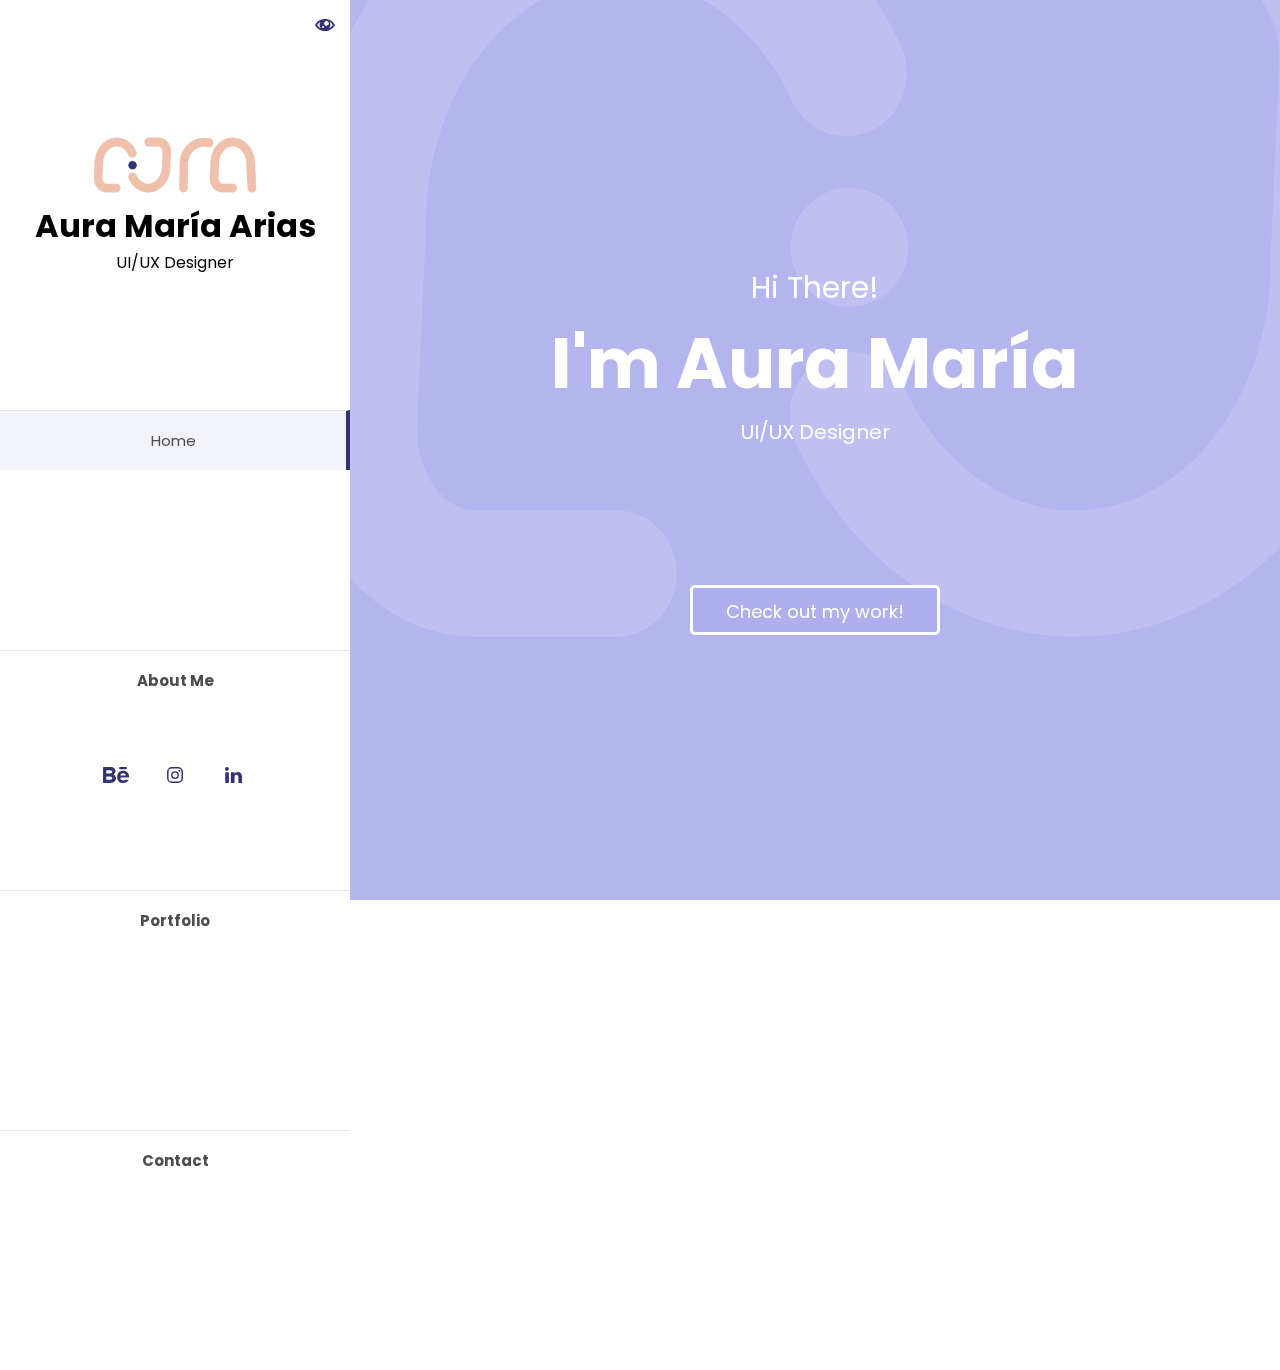
<file: index.html>
<!DOCTYPE html>
<html lang="en">

<head>
    <meta charset="UTF-8">
    <meta name="viewport" content="width=device-width, initial-scale=1.0">
    <meta http-equiv="X-UA-Compatible" content="ie=edge">
    <title>Aura</title>
    <link rel="stylesheet" href="css/style.css">
    <link rel="shortcut icon" href="images/logo-responsive-pink.png" type="image/x-icon">



</head>

<body>
    <header>

        <!-- GLOBAL MENU -->
        <nav id="header-nav" class="open">

            <div id="hide-button">
                <img id="open-eye" src="images/svg_Openeye.svg" alt="open">
                <img id="close-eye" src="images/svg_Closeeye.svg" alt="close">
            </div>

            <div id="name">
                <a href=""><img src="images/logo-pink.png" alt=""></a>
                <h1>Aura María Arias</h1>
                <p>UI/UX Designer</p>
            </div>


            <ul id="menu">
                <li id="homeBtn" class="selected-item"><a href="">Home</a></li>
                <li id="aboutBtn"><a href="#about-me">About Me</a></li>
                <li id="portfolioBtn"><a href="portfolio.html">Portfolio</a></li>
                <li id="contactBtn"><a href="#contact">Contact</a></li>
            </ul>


            <ul id="social-media">
                <li>
                    <a href="https://www.behance.net/auraarias">
                        <img src="images/svg_Behance.svg" alt="behance">
                    </a>
                </li>
                <li>
                    <a href="https://www.instagram.com/aura_ariasp/?hl=es-la">
                        <img src="images/svg_Instagram.svg" alt="instagram">
                    </a>
                </li>
                <li>
                    <a href="https://www.linkedin.com/in/auramariaarias/">
                        <img src="images/svg_Linkedin.svg" alt="linkedin">
                    </a>
                </li>

            </ul>
        </nav>
    </header>


    <div id="content">

        <!-- HOME -->
        <section id="home">

            <div id="home-content">
                <div id="home-text">

                    <h2>Hi There!</h2>
                    <h1>I'm Aura María</h1>
                    <p>UI/UX Designer</p>
                </div>
                <button class="button" onclick="window.location.href = 'portfolio.html';">
                    <span>Check out my work!</span>

                </button>
            </div>
        </section>

        <!-- ABOUT ME -->
        <section id="about-me">
            <img id="figuraUno" src="images/figuraUno.png" alt="">
            <img id="figuraDos" src="images/figuraDos.png" alt="">
            <div id="about-me-content">
                <img src="images/about-me.png" alt="me">
                <div id="about-me-text">
                    <h1>About Me.</h1>

                    <h2>I am an Interactive Media Designer</h2>
                    <p>With experience in the areas of User Experience Design (UX), Interface Design (UI) and web
                        design.
                        With leadership, ability to learn, communication and interpersonal relationships skills. I feel
                        passionate about design. I like to analyze users context and behaviours in order to create the
                        best
                        solutions to every project.</p>
                </div>
            </div>

            <div id="skills" class="mySlides">
                    <button id="left" onclick="plusDivs(-1)">&#171;</button>
                    <div id="research">
                        <img src="images/research.png" alt="responsibility">
                        <h2>UX Research</h2>
                        <p>
                            Responsibility is one of the traits of our character. I'm able to respond for my actions,
                            and
                            able to take some duties and to face certain consequences of the actions that may occur.
                        </p>
                    </div>
                    <div id="uidesign">
                        <img src="images/uidesign.png" alt="responsibility">
                        <h2>UI/UX Design</h2>
                        <p>
                            Responsibility is one of the traits of our character. I'm able to respond for my actions,
                            and
                            able to take some duties and to face certain consequences of the actions that may occur.
                        </p>
                    </div>
                    <div id="web">
                        <img src="images/web.png" alt="responsibility">
                        <h2>Web Design</h2>
                        <p>
                            Responsibility is one of the traits of our character. I'm able to respond for my actions,
                            and
                            able to take some duties and to face certain consequences of the actions that may occur.
                        </p>
                    </div>
                    <button id="right" onclick="plusDivs(1)">&#187;</button>
                </div>

            <div id="four-areas" class="mySlides">
                <button id="left" onclick="plusDivs(-1)">&#171;</button>

                <div id="leadership">
                    <img id=leader src="images/leader.png" alt="leadership">
                    <h2>Leadership</h2>
                    <p>
                        I love to help myself and others to do the right things. To set direction, build an
                        inspiring
                        vision, and create something new. Leadership is about mapping out where you need to go to
                        "win"
                        as a team.
                    </p>
                </div>
                <div id="communication">
                    <img src="images/communication.png" alt="communication">
                    <h2>Communication</h2>
                    <p>
                        Being able to communicate effectively is perhaps the most important of all life skills. It
                        is
                        what enables us to pass information to other people, and to understand what is said to us.
                    </p>
                </div>
                <div id="creative-thinking">
                    <img src="images/creative.png" alt="creative">
                    <h2>Creative Thinking</h2>
                    <p>
                        I have the ability to devise new ways to carry out tasks, solve problems, and meet
                        challenges. I
                        could bring a fresh and unorthodox perspective to my work.
                    </p>
                </div>
                <div id="responsibility">
                    <img src="images/responsability.png" alt="responsibility">
                    <h2>Responsibility</h2>
                    <p>
                        Responsibility is one of the traits of our character. I'm able to respond for my actions,
                        and
                        able to take some duties and to face certain consequences of the actions that may occur.
                    </p>
                </div>
                
                <button id="right" onclick="plusDivs(1)">&#187;</button>
            </div>

        </section>

        <!-- CONTACT -->
        <section id="contact">
            <h1>Contact Me.</h1>
            <div id="contact-content">
                <div id="contact-form">
                    <form>

                        <h2>Full Name</h2>
                        <input type="text" id="full-name" placeholder="Your name">

                        <h2>Contact Number</h2>
                        <input type="number" id="contact-number" placeholder="Your contact number">

                        <h2>Email Address</h2>
                        <input type="email" id="email" placeholder="Your email">

                        <h2>Your Messagge</h2>
                        <textarea id="message" placeholder="Write your message" style="height:200px"></textarea>

                        <input type="submit" id="submit" value="Submit">

                    </form>

                </div>

                <div id="contact-info">

                    <div>
                        <img src="images/svg_Cellphone.svg" alt="cellphone">
                        <p>(+57) 312 705 1140</p>
                    </div>
                    <div>
                        <img src="images/svg_Email.svg" alt="email">
                        <p>auramariaarias06@gmail.com</p>
                    </div>
                    <div>
                        <img src="images/svg_Location.svg" alt="location">
                        <p>Cali-Colombia</p>
                    </div>
                    <div>
                        <img src="images/logo-responsive-pink.png" alt="freelance">
                        <p>Freelance Available</p>
                    </div>

                </div>

            </div>


        </section>
        <footer>
            <p>© 2019 Aura María Arias</p>
        </footer>
    </div>

    <script src="js/main.js"></script>
    <script src="js/slider.js"></script>
</body>

</html>
</file>
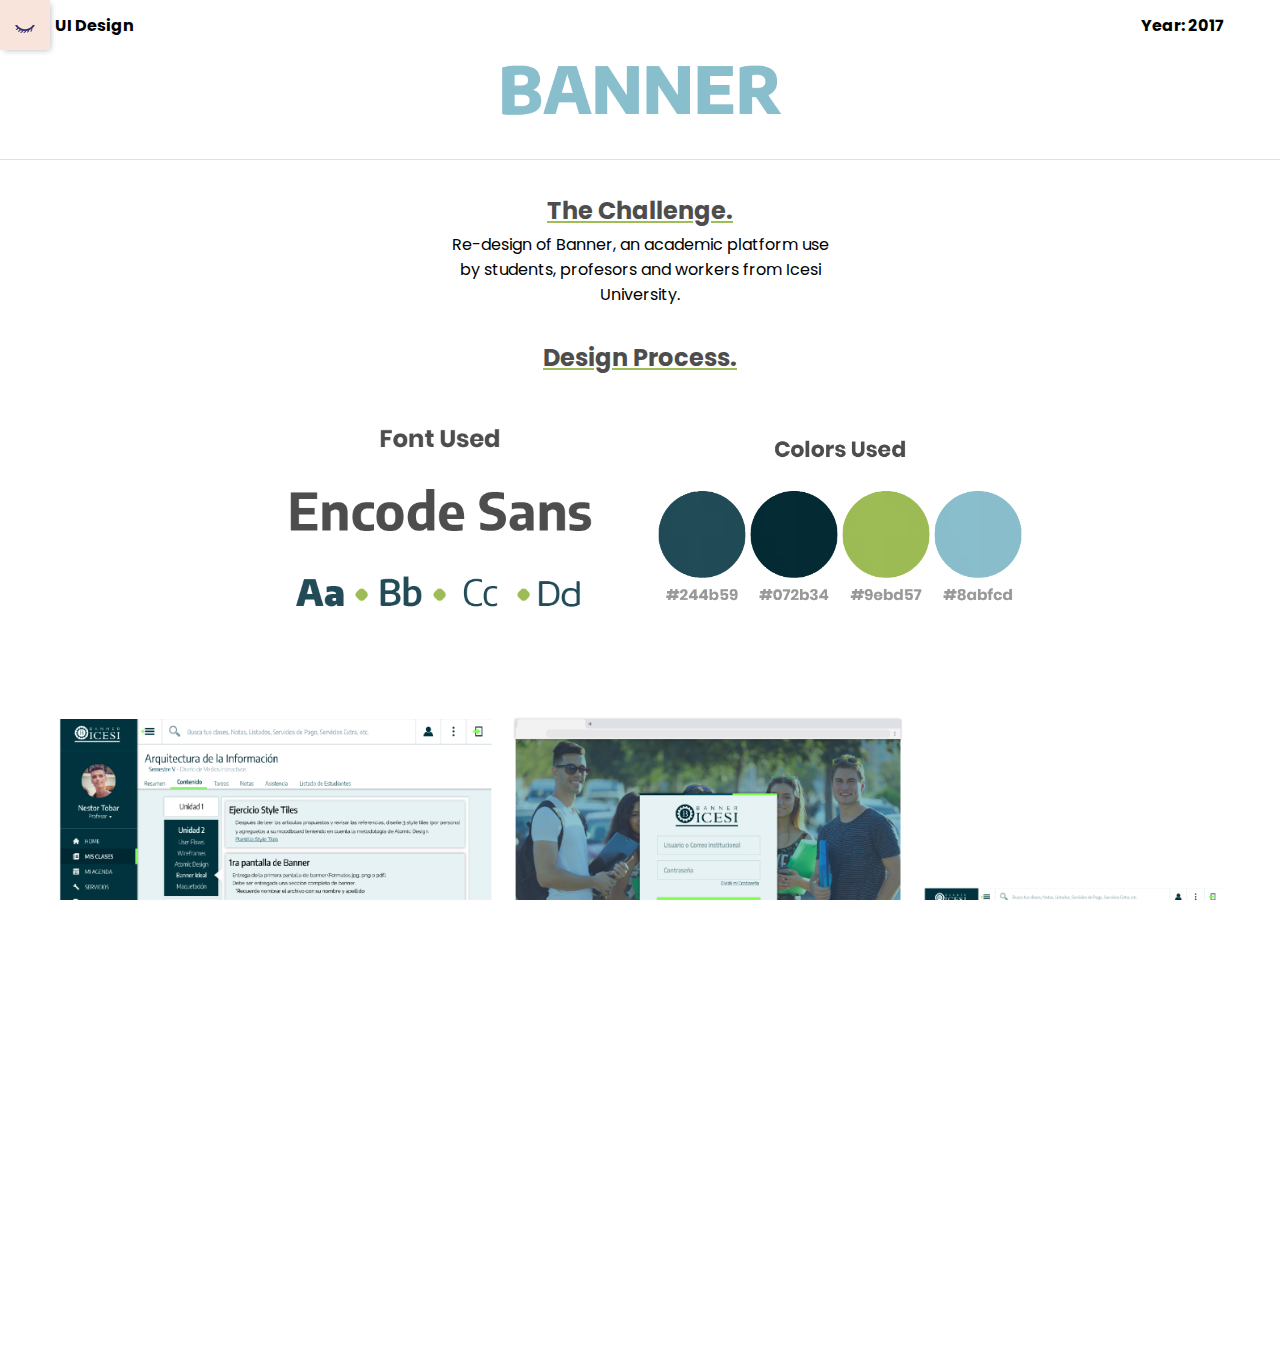
<file: banner.html>
<!DOCTYPE html>
<html lang="en">

<head>
    <meta charset="UTF-8">
    <meta name="viewport" content="width=device-width, initial-scale=1.0">
    <meta http-equiv="X-UA-Compatible" content="ie=edge">
    <title>Aura</title>
    <link rel="stylesheet" href="css/style.css">
    <link rel="shortcut icon" href="images/logo-responsive-pink.png" type="image/x-icon">



</head>

<body>
    <header>

        <!-- GLOBAL MENU -->
        <nav id="header-nav" class="close">

            <div id="hide-button">
                <img id="open-eye" src="images/svg_Openeye.svg" alt="open">
                <img id="close-eye" src="images/svg_Closeeye.svg" alt="close">
            </div>

            <div id="name">
                <a href=""><img src="images/logo-pink.png" alt=""></a>
                <h1>Aura María Arias</h1>
                <p>UI/UX Designer</p>
            </div>


            <ul id="menu">
                <li><a href="index.html">Home</a></li>
                <li><a href="index.html#about-me">About Me</a></li>
                <li><a href="portfolio.html">Portfolio</a></li>
                <li><a href="index.html#contact">Contact</a></li>
            </ul>


            <ul id="social-media">
                <li>
                    <a href="https://www.behance.net/auraarias">
                        <img src="images/svg_Behance.svg" alt="behance">
                    </a>
                </li>
                <li>
                    <a href="https://www.instagram.com/aura_ariasp/?hl=es-la">
                        <img src="images/svg_Instagram.svg" alt="instagram">
                    </a>
                </li>
                <li>
                    <a href="https://www.linkedin.com/in/auramariaarias/">
                        <img src="images/svg_Linkedin.svg" alt="linkedin">
                    </a>
                </li>

            </ul>
        </nav>
    </header>

    <!--BANNER CONTENT -->

    <div id="banner-content">

        <section id="banner-name">
            <div id="banner-year">
                <h4>UI Design</h4>
                <h4>Year: 2017</h4>
            </div>
            <img src="images/banner/banner-logo.png" alt="">
        </section>

        <section id="banner-problem">
            <h2>The Challenge.</h2>
            <p>Re-design of Banner, an academic platform use by students, profesors and workers from Icesi University.
            </p>
        </section>

        <section id="banner-ui">
            <h2>Design Process.</h2>
            <div id="banner-ui-content">
                <img src="images/banner/banner-fonts.png" alt="">
                <img src="images/banner/banner-colors.png" alt="">
            </div>

            <img id="banner-screen" src="images/banner/banner-screen.png" alt="">
            <img id="banner-mockup" src="images/banner/banner-mockup.png" alt="">
            <h2>Thanks for watching.</h2>

        </section>

        <div id="bannerBtn">

            <button class="buttonL" onclick="window.location.href = 'betracks.html';">
                <span>Previous Project</span>

            </button>

            <a href="https://www.behance.net/gallery/79217475/Banner-UIUX-Design">
                <img src="images/svg_Behance.svg" alt="behance">
            </a>
            <button class="buttonR" onclick="window.location.href = 'rides.html';">
                <span>Next Project</span>

            </button>

        </div>
    </div>

    <script src="js/main.js"></script>
</body>

</html>
</file>
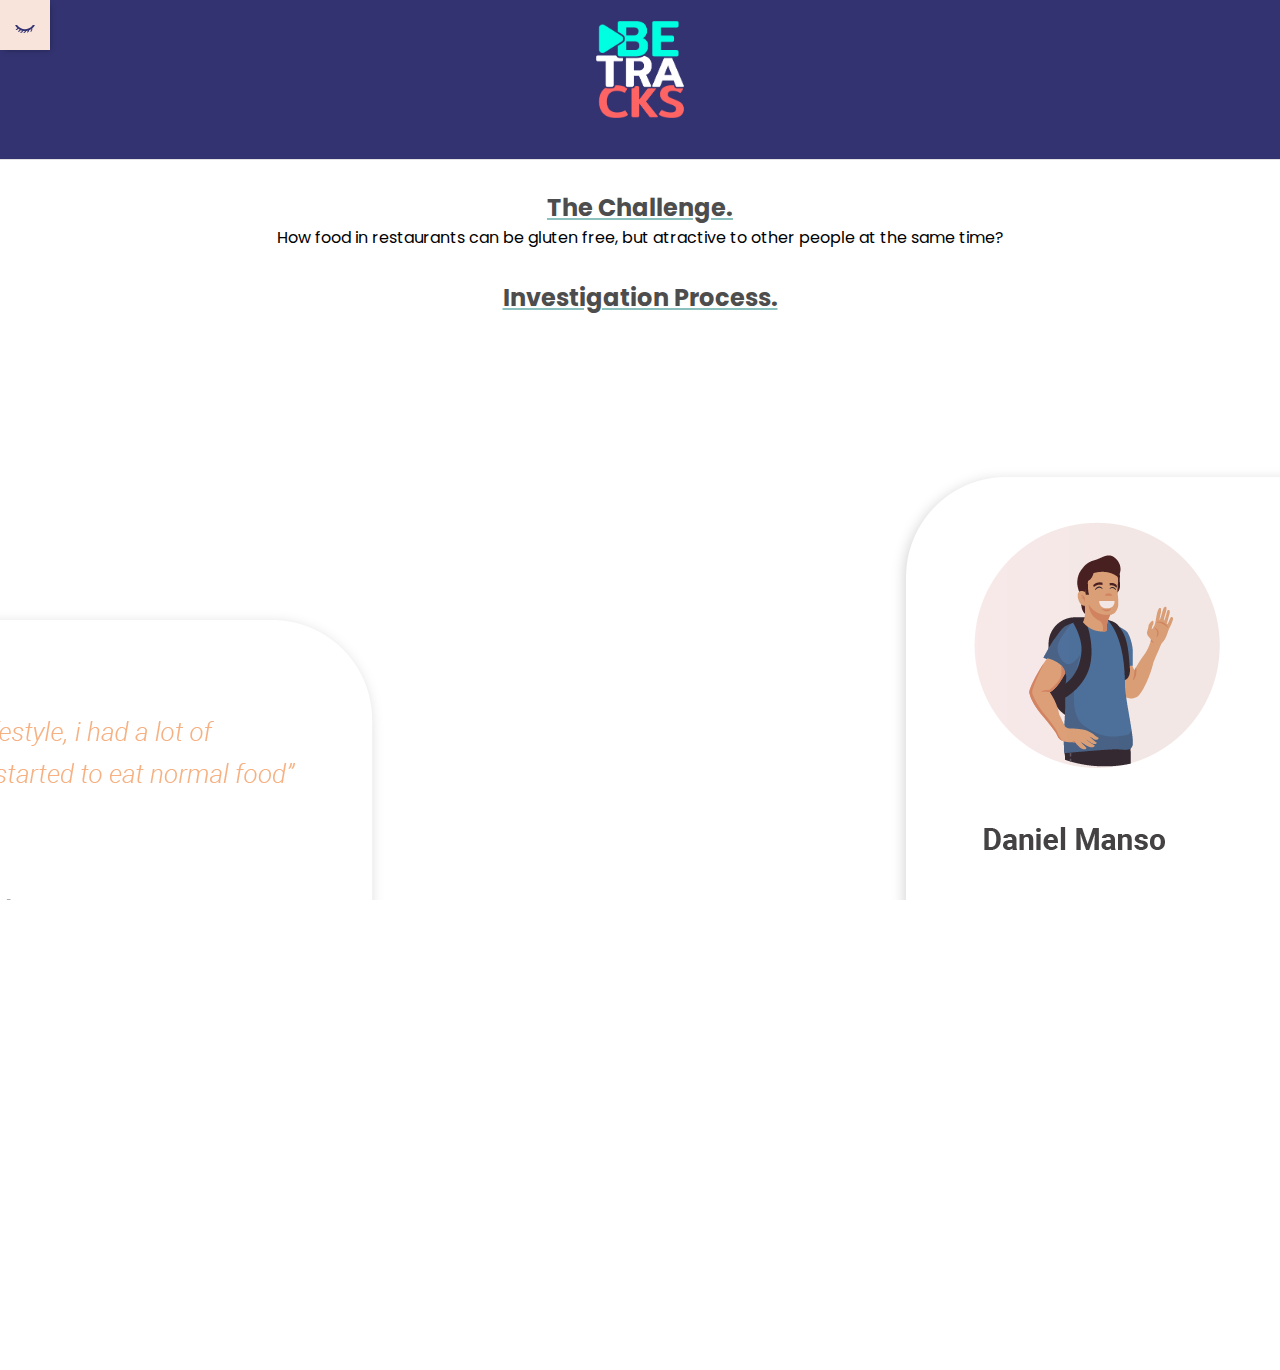
<file: betracks.html>
<!DOCTYPE html>
<html lang="en">

<head>
    <meta charset="UTF-8">
    <meta name="viewport" content="width=device-width, initial-scale=1.0">
    <meta http-equiv="X-UA-Compatible" content="ie=edge">
    <title>Aura</title>
    <link rel="stylesheet" href="css/style.css">
    <link rel="shortcut icon" href="images/logo-responsive-pink.png" type="image/x-icon">



</head>

<body>
    <header>

        <!-- GLOBAL MENU -->
        <nav id="header-nav" class="close">

            <div id="hide-button">
                <img id="open-eye" src="images/svg_Openeye.svg" alt="open">
                <img id="close-eye" src="images/svg_Closeeye.svg" alt="close">
            </div>

            <div id="name">
                <a href=""><img src="images/logo-pink.png" alt=""></a>
                <h1>Aura María Arias</h1>
                <p>UI/UX Designer</p>
            </div>


            <ul id="menu">
                <li><a href="index.html">Home</a></li>
                <li><a href="index.html#about-me">About Me</a></li>
                <li><a href="portfolio.html">Portfolio</a></li>
                <li><a href="index.html#contact">Contact</a></li>
            </ul>


            <ul id="social-media">
                <li>
                    <a href="https://www.behance.net/auraarias">
                        <img src="images/svg_Behance.svg" alt="behance">
                    </a>
                </li>
                <li>
                    <a href="https://www.instagram.com/aura_ariasp/?hl=es-la">
                        <img src="images/svg_Instagram.svg" alt="instagram">
                    </a>
                </li>
                <li>
                    <a href="https://www.linkedin.com/in/auraarias/">
                        <img src="images/svg_Linkedin.svg" alt="linkedin">
                    </a>
                </li>

            </ul>
        </nav>
    </header>

    <!-- BETRACKS CONTENT -->

    <div id="betracks-content">

        <section id="betracks-name">
            <img src="/images/betracks/betracks-logo.png" alt="">
        </section>

        <section id="gloot-problem">
            <h2>The Challenge.</h2>
            <p>How food in restaurants can be gluten free, but atractive to other people at the same time?</p>
        </section>

        <section id="gloot-ux">
            <h2>Investigation Process.</h2>
            <div id="gloot-ux-content">

                <ul>
                    <li>User Persona</li>
                    <li>Stakeholders Map </li>
                    <li>Customer Journey Map</li>
                    <li>Empathy Map </li>
                </ul>

                
                <img src="images/gloot/ux-images.png" alt="">
                
            </div>

        </section>

        <section id="gloot-solution">
            <h2>The Solution.</h2>
            <p>Gloot was born as a brand that looks to expand in the food industry. This brand certifies and trains
                throught experts, different restaurants chefs, in order to adapt their food for special diets, mainly
                people allergic and intolerant to Gluten.</p>
        </section>

        <section id="gloot-ui">
            <h2>Design Process.</h2>
            <div id="gloot-ui-content">
                <img src="images/gloot/gloot-fonts.png" alt="">
                <img src="images/gloot/gloot-colors.png" alt="">
            </div>
            <div id="gloot-concept-art">
                <img src="images/gloot/gloot-logos.png" alt="">
                <img src="images/gloot/gloot-concept.png" alt="">
            </div>
            
            <img src="images/gloot/gloot-mockups.png" alt="">
            <h2>Thanks for watching.</h2>
            
        </section>

        


    </div>

    <script src="js/main.js"></script>
</body>

</html>
</file>
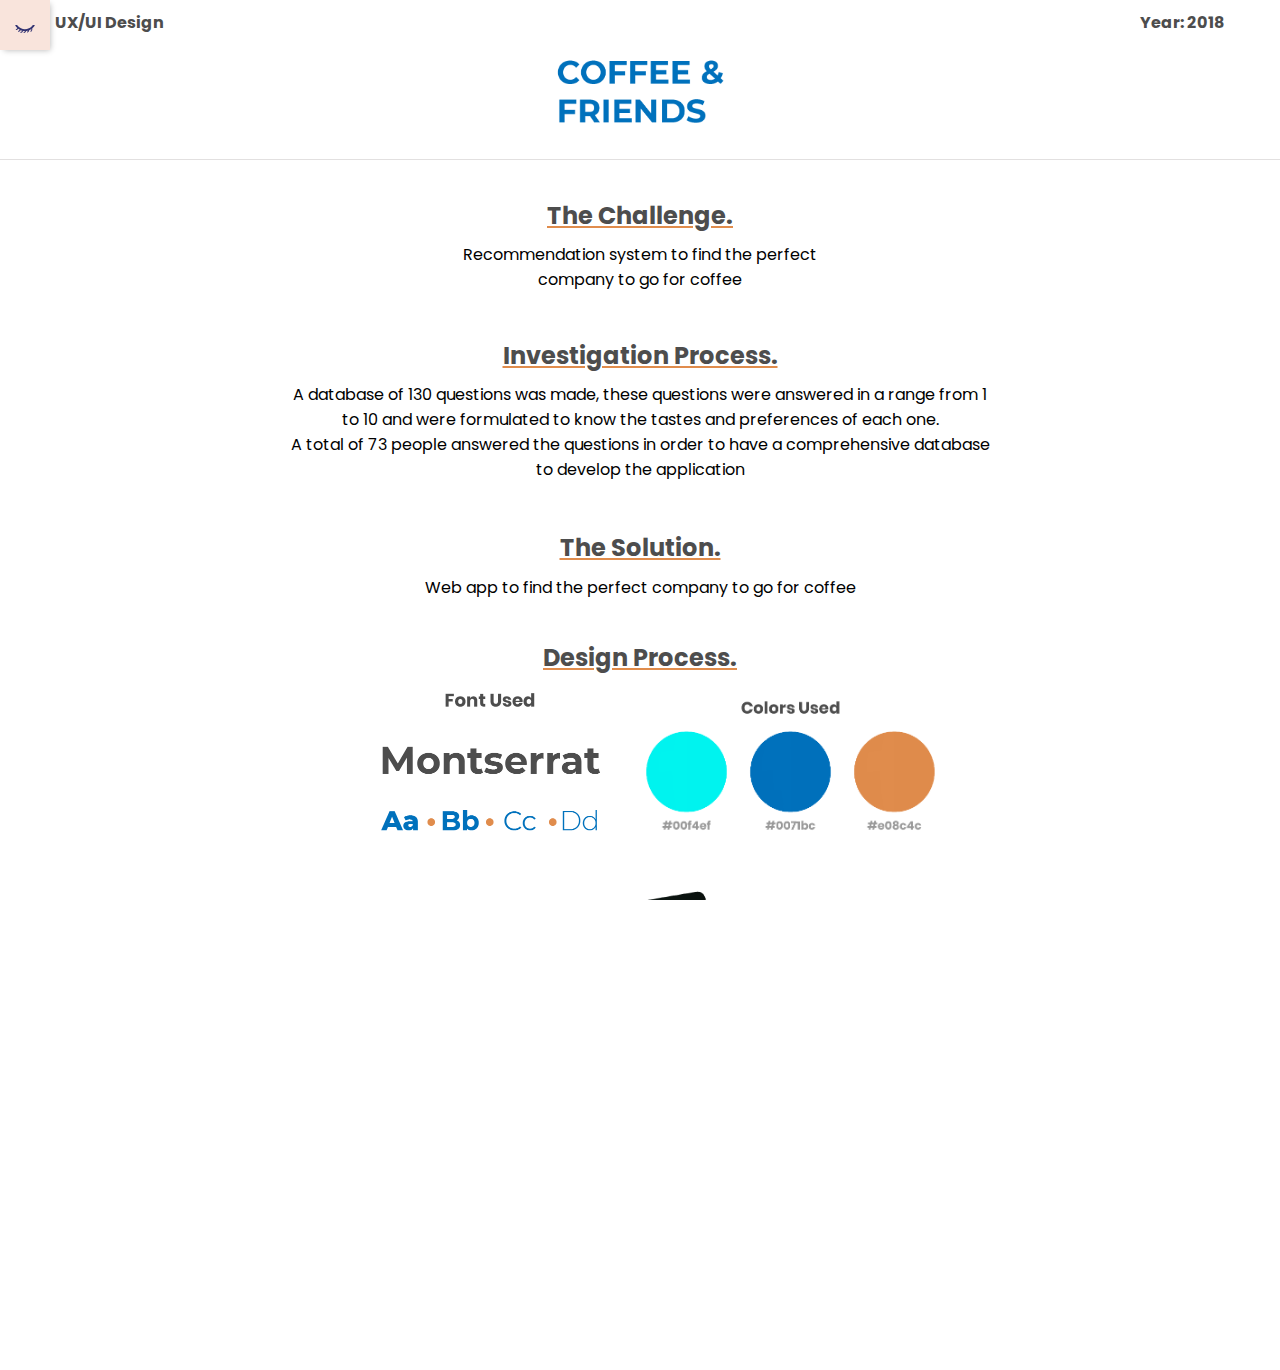
<file: coffee.html>
<!DOCTYPE html>
<html lang="en">

<head>
    <meta charset="UTF-8">
    <meta name="viewport" content="width=device-width, initial-scale=1.0">
    <meta http-equiv="X-UA-Compatible" content="ie=edge">
    <title>Aura</title>
    <link rel="stylesheet" href="css/style.css">
    <link rel="shortcut icon" href="images/logo-responsive-pink.png" type="image/x-icon">



</head>

<body>
    <header>

        <!-- GLOBAL MENU -->
        <nav id="header-nav" class="close">

            <div id="hide-button">
                <img id="open-eye" src="images/svg_Openeye.svg" alt="open">
                <img id="close-eye" src="images/svg_Closeeye.svg" alt="close">
            </div>

            <div id="name">
                <a href=""><img src="images/logo-pink.png" alt=""></a>
                <h1>Aura María Arias</h1>
                <p>UI/UX Designer</p>
            </div>


            <ul id="menu">
                <li><a href="index.html">Home</a></li>
                <li><a href="index.html#about-me">About Me</a></li>
                <li><a href="portfolio.html">Portfolio</a></li>
                <li><a href="index.html#contact">Contact</a></li>
            </ul>


            <ul id="social-media">
                <li>
                    <a href="https://www.behance.net/auraarias">
                        <img src="images/svg_Behance.svg" alt="behance">
                    </a>
                </li>
                <li>
                    <a href="https://www.instagram.com/aura_ariasp/?hl=es-la">
                        <img src="images/svg_Instagram.svg" alt="instagram">
                    </a>
                </li>
                <li>
                    <a href="https://www.linkedin.com/in/auraarias/">
                        <img src="images/svg_Linkedin.svg" alt="linkedin">
                    </a>
                </li>

            </ul>
        </nav>
    </header>

    <!-- COFFEE CONTENT -->

    <div id="coffee-content">

        <section id="coffee-name">
            <div id="coffee-year">
                <h4>UX/UI Design</h4>
                <h4>Year: 2018</h4>
            </div>
            <img src="/images/coffe&friends/coffee-logo.png" alt="">
        </section>

        <section id="coffee-problem">
            <h2>The Challenge.</h2>
            <p>Recommendation system to find the perfect company to go for coffee</p>
        </section>

        <section id="coffee-ux">
            <h2>Investigation Process.</h2>
            <p>A database of 130 questions was made, these questions were answered in a range from 1 to 10 and were
                formulated to know the tastes and preferences of each one. <br>
                A total of 73 people answered the questions in order to have a comprehensive database to develop the
                application
            </p>
        </section>

        <section id="coffee-solution">
            <h2>The Solution.</h2>
            <p>Web app to find the perfect company to go for coffee
            </p>
        </section>

        <section id="coffee-ui">
            <h2>Design Process.</h2>
            <div id="coffee-ui-content">
                <img src="images/coffe&friends/coffee-fonts.png" alt="">
                <img src="images/coffe&friends/coffee-colors.png" alt="">
            </div>

        <img id="coffee-mockup"src="images/coffe&friends/coffee-mockups.png" alt="">


            <h2>Thanks for watching.</h2>

        </section>

        <div id="coffeeBtn">

            <button class="buttonL" onclick="window.location.href = '';">
                <span>Previous Project</span>

            </button>

            <a href="https://www.behance.net/gallery/73182241/Coffe-and-Friends">
                <img src="images/svg_Behance.svg" alt="behance">
            </a>
            <button class="buttonR" onclick="window.location.href = 'betracks.html';">
                <span>Next Project</span>

            </button>

        </div>

    </div>

    <script src="js/main.js"></script>
</body>

</html>
</file>
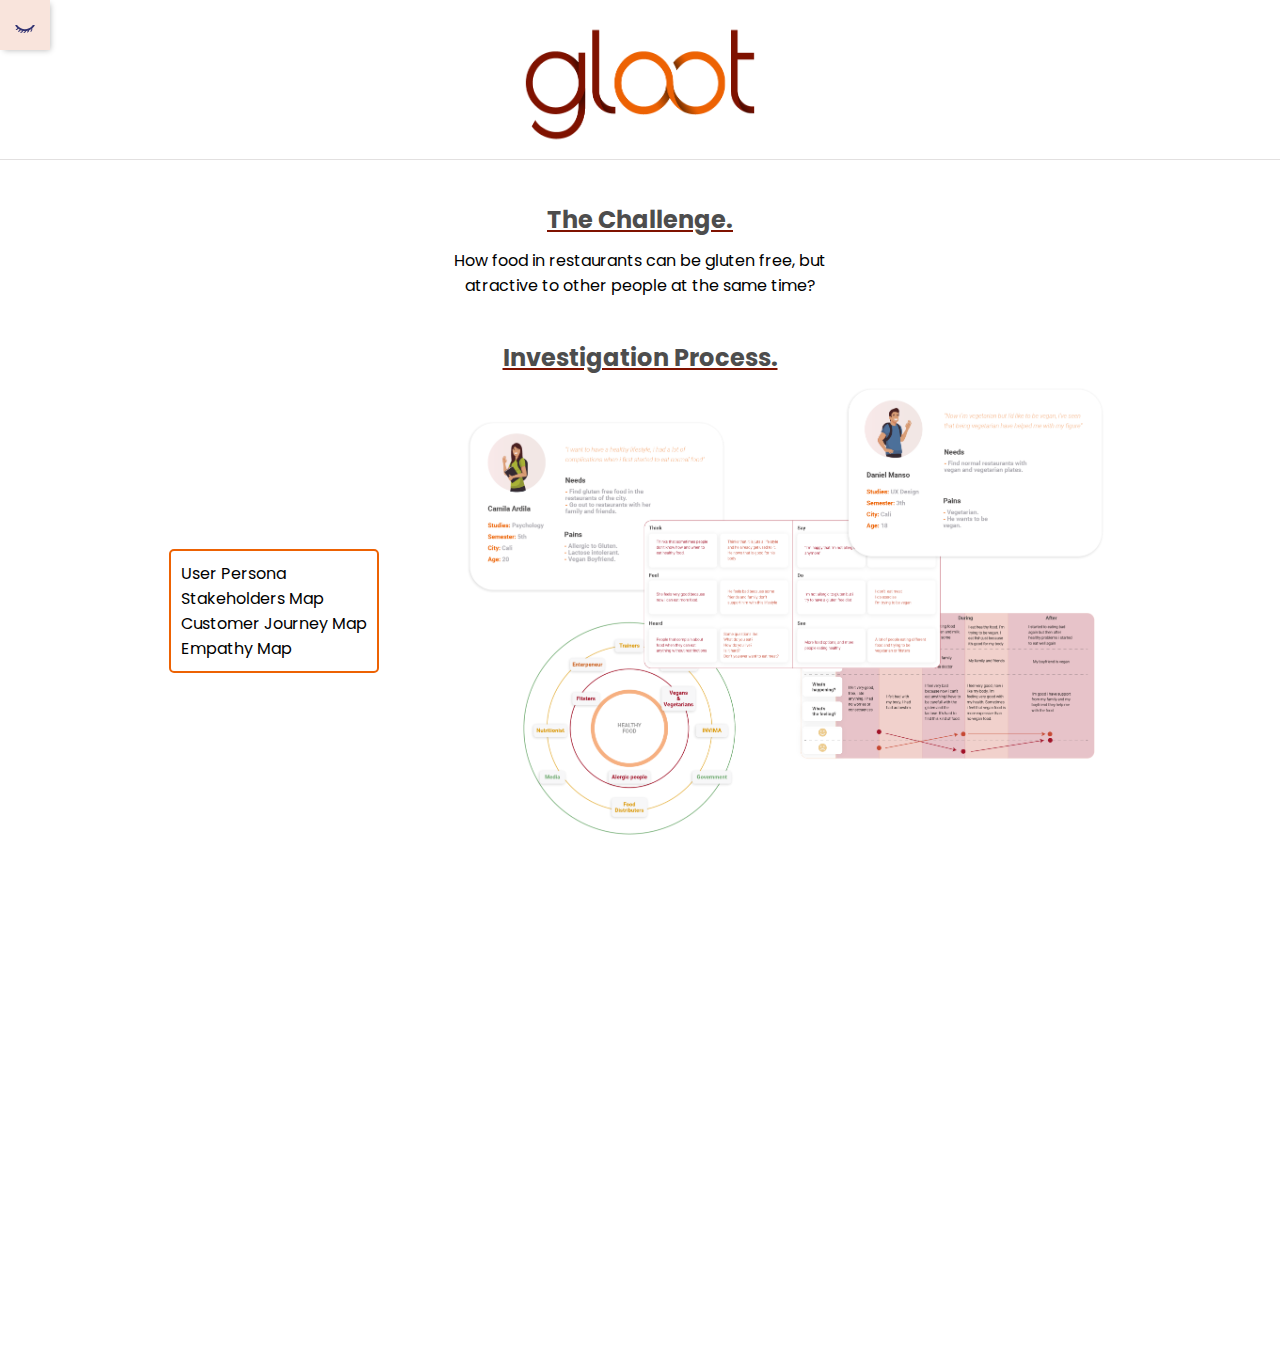
<file: gloot.html>
<!DOCTYPE html>
<html lang="en">

<head>
    <meta charset="UTF-8">
    <meta name="viewport" content="width=device-width, initial-scale=1.0">
    <meta http-equiv="X-UA-Compatible" content="ie=edge">
    <title>Aura</title>
    <link rel="stylesheet" href="css/style.css">
    <link rel="shortcut icon" href="images/logo-responsive-pink.png" type="image/x-icon">



</head>

<body>
    <header>

        <!-- GLOBAL MENU -->
        <nav id="header-nav" class="close">

            <div id="hide-button">
                <img id="open-eye" src="images/svg_Openeye.svg" alt="open">
                <img id="close-eye" src="images/svg_Closeeye.svg" alt="close">
            </div>

            <div id="name">
                <a href=""><img src="images/logo-pink.png" alt=""></a>
                <h1>Aura María Arias</h1>
                <p>UI/UX Designer</p>
            </div>


            <ul id="menu">
                <li><a href="index.html">Home</a></li>
                <li><a href="index.html#about-me">About Me</a></li>
                <li><a href="portfolio.html">Portfolio</a></li>
                <li><a href="index.html#contact">Contact</a></li>
            </ul>


            <ul id="social-media">
                <li>
                    <a href="https://www.behance.net/auraarias">
                        <img src="images/svg_Behance.svg" alt="behance">
                    </a>
                </li>
                <li>
                    <a href="https://www.instagram.com/aura_ariasp/?hl=es-la">
                        <img src="images/svg_Instagram.svg" alt="instagram">
                    </a>
                </li>
                <li>
                    <a href="https://www.linkedin.com/in/auraarias/">
                        <img src="images/svg_Linkedin.svg" alt="linkedin">
                    </a>
                </li>

            </ul>
        </nav>
    </header>

    <!-- GLOOT CONTENT -->

    <div id="gloot-content">

        <section id="gloot-name">
            <img src="/images/gloot/gloot-logo.png" alt="">
        </section>

        <section id="gloot-problem">
            <h2>The Challenge.</h2>
            <p>How food in restaurants can be gluten free, but atractive to other people at the same time?</p>
        </section>

        <section id="gloot-ux">
            <h2>Investigation Process.</h2>
            <div id="gloot-ux-content">

                <ul>
                    <li>User Persona</li>
                    <li>Stakeholders Map </li>
                    <li>Customer Journey Map</li>
                    <li>Empathy Map </li>
                </ul>

                
                <img src="images/gloot/ux-images.png" alt="">
                
            </div>

        </section>

        <section id="gloot-solution">
            <h2>The Solution.</h2>
            <p>Gloot was born as a brand that looks to expand in the food industry. This brand certifies and trains
                throught experts, different restaurants chefs, in order to adapt their food for special diets, mainly
                people allergic and intolerant to Gluten.</p>
        </section>

        <section id="gloot-ui">
            <h2>Design Process.</h2>
            <div id="gloot-ui-content">
                <img src="images/gloot/gloot-fonts.png" alt="">
                <img src="images/gloot/gloot-colors.png" alt="">
            </div>
            <div id="gloot-concept-art">
                <img src="images/gloot/gloot-logos.png" alt="">
                <img src="images/gloot/gloot-concept.png" alt="">
            </div>
            
            <img src="images/gloot/gloot-mockups.png" alt="">
            <h2>Thanks for watching.</h2>
            
        </section>

        


    </div>

    <script src="js/main.js"></script>
</body>

</html>
</file>
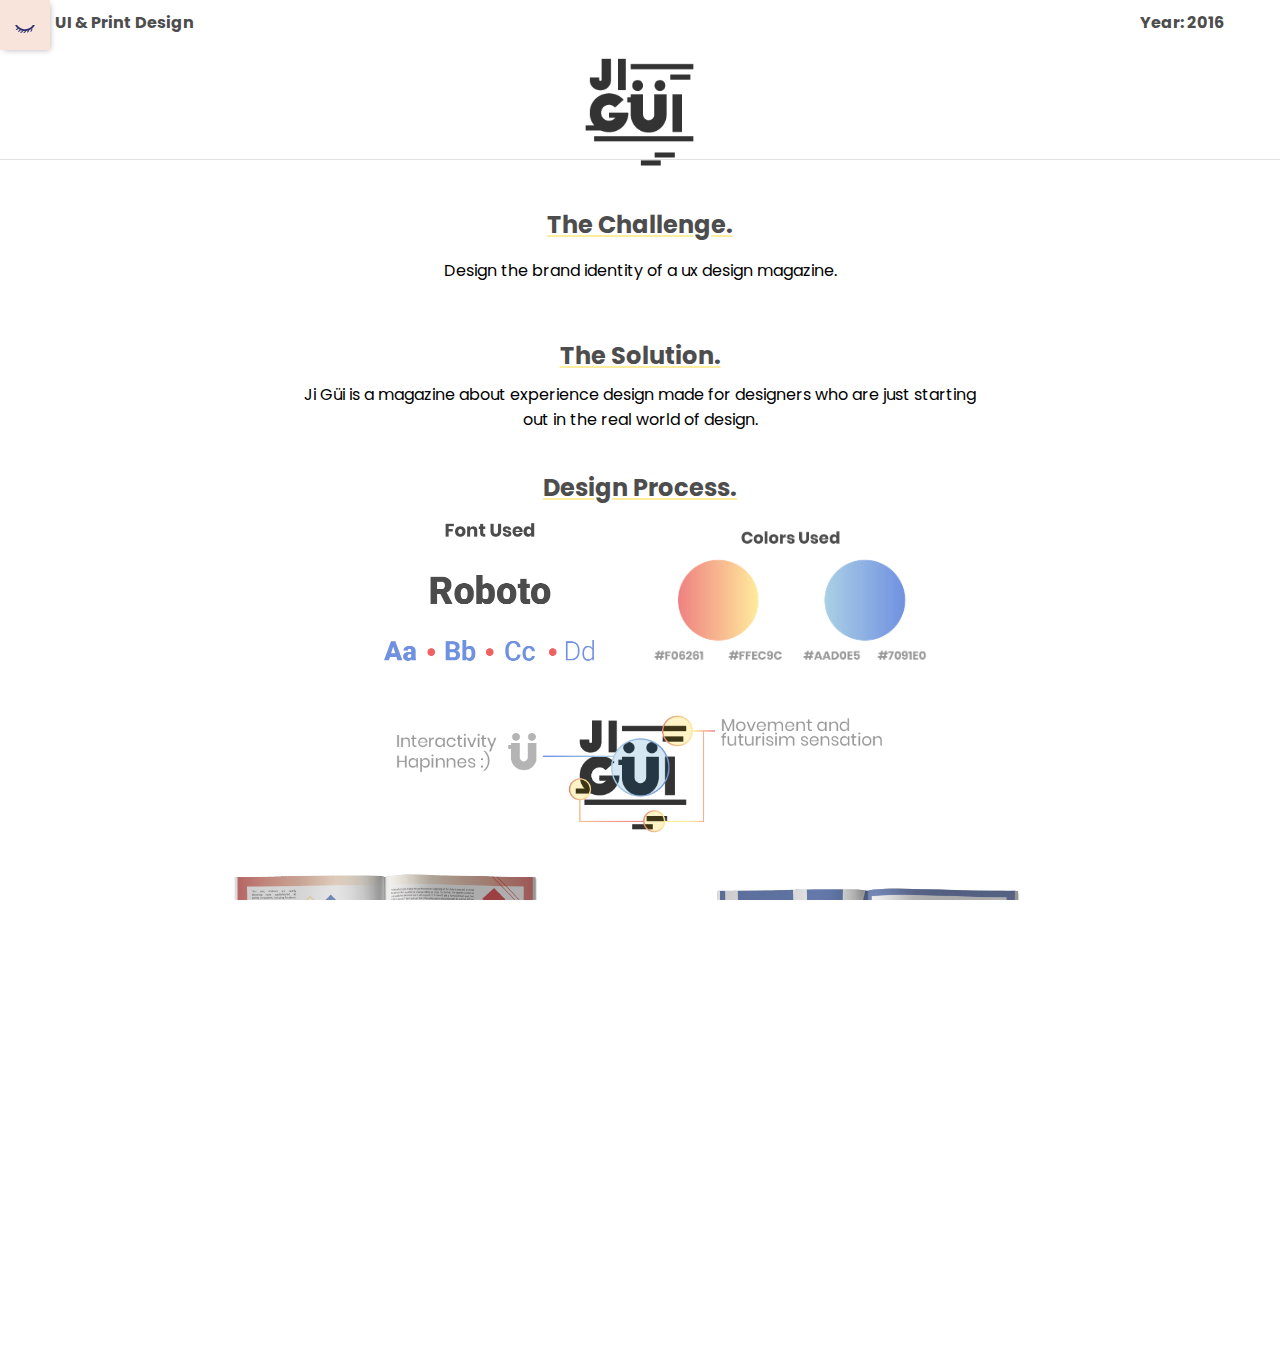
<file: jigui.html>
<!DOCTYPE html>
<html lang="en">

<head>
    <meta charset="UTF-8">
    <meta name="viewport" content="width=device-width, initial-scale=1.0">
    <meta http-equiv="X-UA-Compatible" content="ie=edge">
    <title>Aura</title>
    <link rel="stylesheet" href="css/style.css">
    <link rel="shortcut icon" href="images/logo-responsive-pink.png" type="image/x-icon">



</head>

<body>
    <header>

        <!-- GLOBAL MENU -->
        <nav id="header-nav" class="close">

            <div id="hide-button">
                <img id="open-eye" src="images/svg_Openeye.svg" alt="open">
                <img id="close-eye" src="images/svg_Closeeye.svg" alt="close">
            </div>

            <div id="name">
                <a href=""><img src="images/logo-pink.png" alt=""></a>
                <h1>Aura María Arias</h1>
                <p>UI/UX Designer</p>
            </div>


            <ul id="menu">
                <li><a href="index.html">Home</a></li>
                <li><a href="index.html#about-me">About Me</a></li>
                <li><a href="portfolio.html">Portfolio</a></li>
                <li><a href="index.html#contact">Contact</a></li>
            </ul>


            <ul id="social-media">
                <li>
                    <a href="https://www.behance.net/auraarias">
                        <img src="images/svg_Behance.svg" alt="behance">
                    </a>
                </li>
                <li>
                    <a href="https://www.instagram.com/aura_ariasp/?hl=es-la">
                        <img src="images/svg_Instagram.svg" alt="instagram">
                    </a>
                </li>
                <li>
                    <a href="https://www.linkedin.com/in/auraarias/">
                        <img src="images/svg_Linkedin.svg" alt="linkedin">
                    </a>
                </li>

            </ul>
        </nav>
    </header>

    <!-- JIGUI CONTENT -->

    <div id="jigui-content">

        <section id="jigui-name">
            <div id="jigui-year">
                <h4>UI & Print Design</h4>
                <h4>Year: 2016</h4>
            </div>
            <img src="images/jigui/jigui-logo.png" alt="">
        </section>

        <section id="jigui-problem">
            <h2>The Challenge.</h2>
            <p>Design the brand identity of a ux design magazine.</p>
        </section>

        <section id="jigui-solution">
            <h2>The Solution.</h2>
            <p>Ji Güi is a magazine about experience design made for designers who are just starting out in the real
                world of design.
            </p>
        </section>

        <section id="jigui-ui">
            <h2>Design Process.</h2>
            <div id="jigui-ui-content">
                <img src="images/jigui/jigui-fonts.png" alt="">
                <img src="images/jigui/jigui-colors.png" alt="">
            </div>

            <div id="jigui-logo-paper">
            <img id="jigui-concept" src="images/jigui/jigui-concept.png" alt="">
        </div>
            <img id="jigui-paper" src="images/jigui/jigui-paper.png" alt="">
            <h2>Web Design</h2>
            <img id="jigui-web"src="images/jigui/jigui-web.png" alt="">





            <h2>Thanks for watching.</h2>

        </section>

        <div id="coffeeBtn">

            <button class="buttonL" onclick="window.location.href = 'gloot.html';">
                <span>Previous Project</span>

            </button>

            <a href="https://www.behance.net/gallery/44748625/JIGUI-UX-Design-Magazine">
                <img src="images/svg_Behance.svg" alt="behance">
            </a>
            <button class="buttonR" onclick="window.location.href = 'betracks.html';">
                <span>Next Project</span>

            </button>

        </div>

    </div>

    <script src="js/main.js"></script>
</body>

</html>
</file>
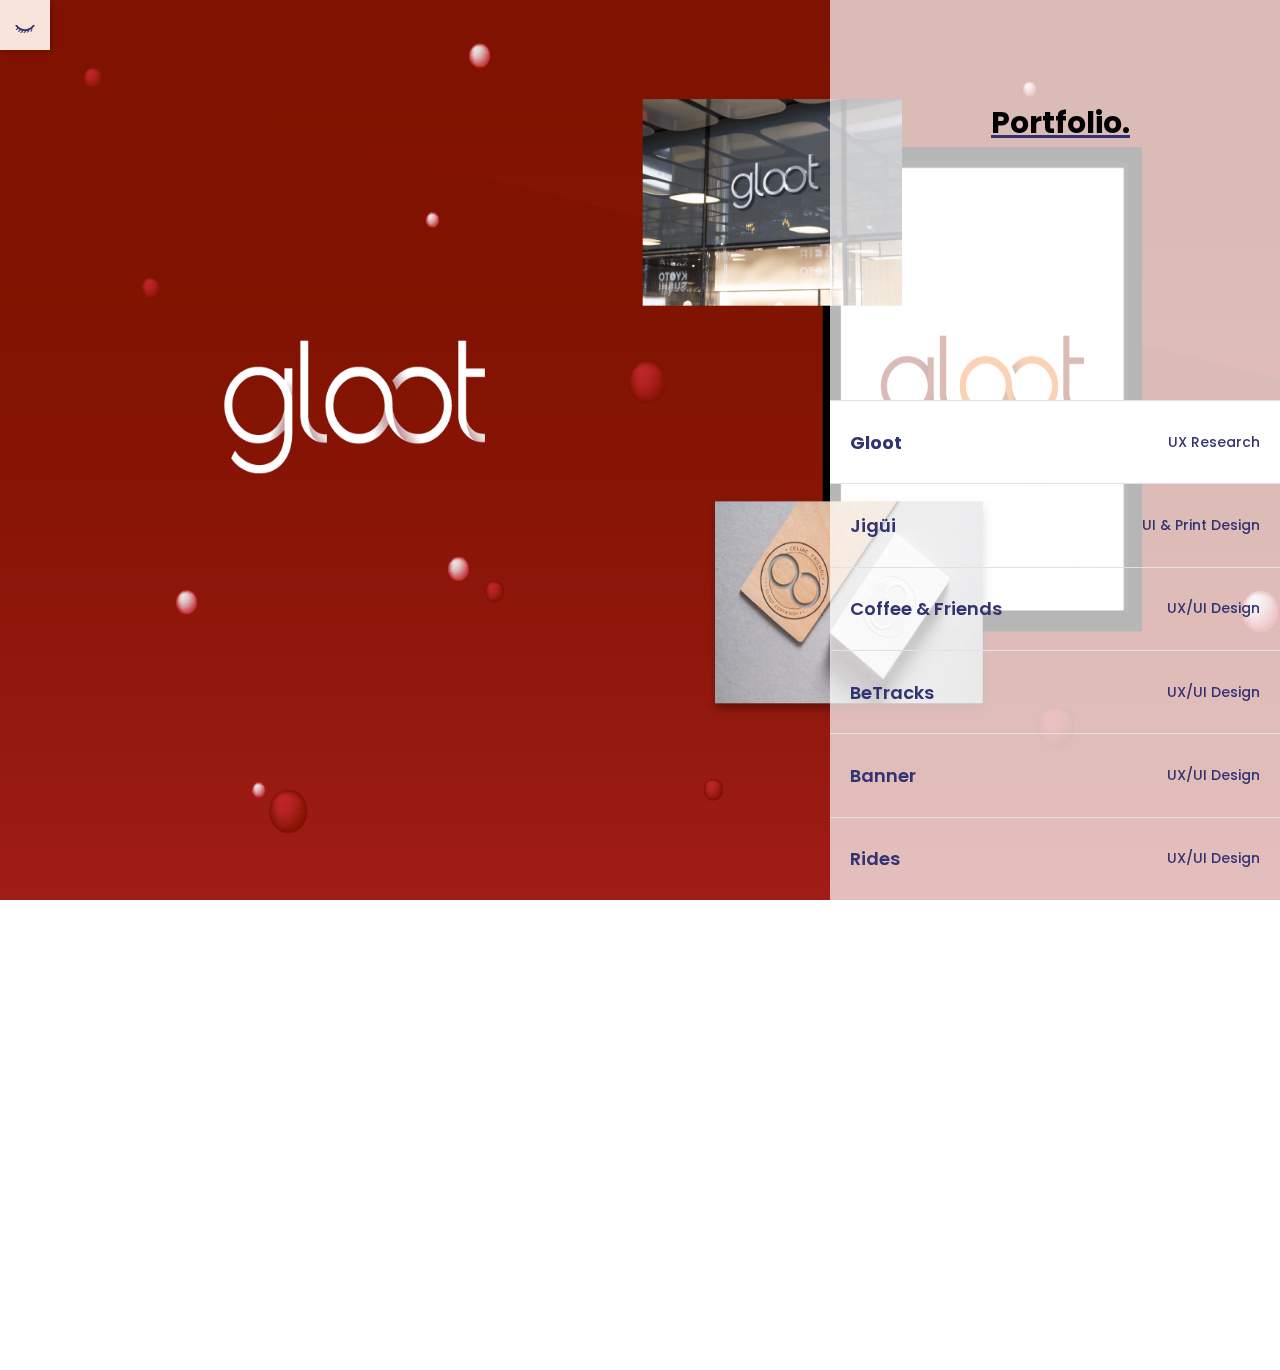
<file: portfolio.html>
<!DOCTYPE html>
<html lang="en">

<head>
    <meta charset="UTF-8">
    <meta name="viewport" content="width=device-width, initial-scale=1.0">
    <meta http-equiv="X-UA-Compatible" content="ie=edge">
    <title>Aura</title>
    <link rel="stylesheet" href="css/style.css">
    <link rel="shortcut icon" href="images/logo-responsive-pink.png" type="image/x-icon">



</head>

<body>
    <header>

        <!-- GLOBAL MENU -->
        <nav id="header-nav" class="close">

            <div id="hide-button">
                <img id="open-eye" src="images/svg_Openeye.svg" alt="open">
                <img id="close-eye" src="images/svg_Closeeye.svg" alt="close">
            </div>

            <div id="name">
                <a href=""><img src="images/logo-pink.png" alt=""></a>
                <h1>Aura María Arias</h1>
                <p>UI/UX Designer</p>
            </div>


            <ul id="menu">
                <li ><a href="index.html">Home</a></li>
                <li ><a href="index.html#about-me">About Me</a></li>
                <li><a href="#">Portfolio</a></li>
                <li><a href="index.html#contact">Contact</a></li>
            </ul>


            <ul id="social-media">
                <li>
                    <a href="https://www.behance.net/auraarias">
                        <img src="images/svg_Behance.svg" alt="behance">
                    </a>
                </li>
                <li>
                    <a href="https://www.instagram.com/aura_ariasp/?hl=es-la">
                        <img src="images/svg_Instagram.svg" alt="instagram">
                    </a>
                </li>
                <li>
                    <a href="https://www.linkedin.com/in/auraarias/">
                        <img src="images/svg_Linkedin.svg" alt="linkedin">
                    </a>
                </li>

            </ul>
        </nav>
    </header>

    <!-- PORTFOLIO CONTENT -->

    <div id="portfolio-content">
        <div id="nav-bar-portfolio" class="open-portfolio-nav">

            <h1>Portfolio.</h1>
            <ol>
                <li id="gloot" class="selected">
                    <a href="gloot.html">
                        <span>Gloot</span>
                        <p>UX Research</p>
                    </a>
                </li>
                <li id="jigui">
                    <a href="">
                        <span>Jigüi</span>
                        <p>UI & Print Design</p>
                    </a>
                </li>
                <li id="coffee">
                    <a href="">
                        <span>Coffee & Friends</span>
                        <p>UX/UI Design</p>
                    </a>
                </li>
                <li id="betracks">
                    <a href="">
                        <span>BeTracks</span>
                        <p>UX/UI Design</p>
                    </a>
                </li>
                <li id="banner">
                    <a href="">
                        <span>Banner</span>
                        <p>UX/UI Design</p>
                    </a>
                </li>
                <li id="rides">
                    <a href="">
                        <span>Rides</span>
                        <p>UX/UI Design</p>
                    </a>
                </li>
            </ol>
        </div>

        <img id="preview" src="images/gloot.png" alt="gloot">
    </div>

    <script src="js/main.js"></script>
</body>

</html>
</file>
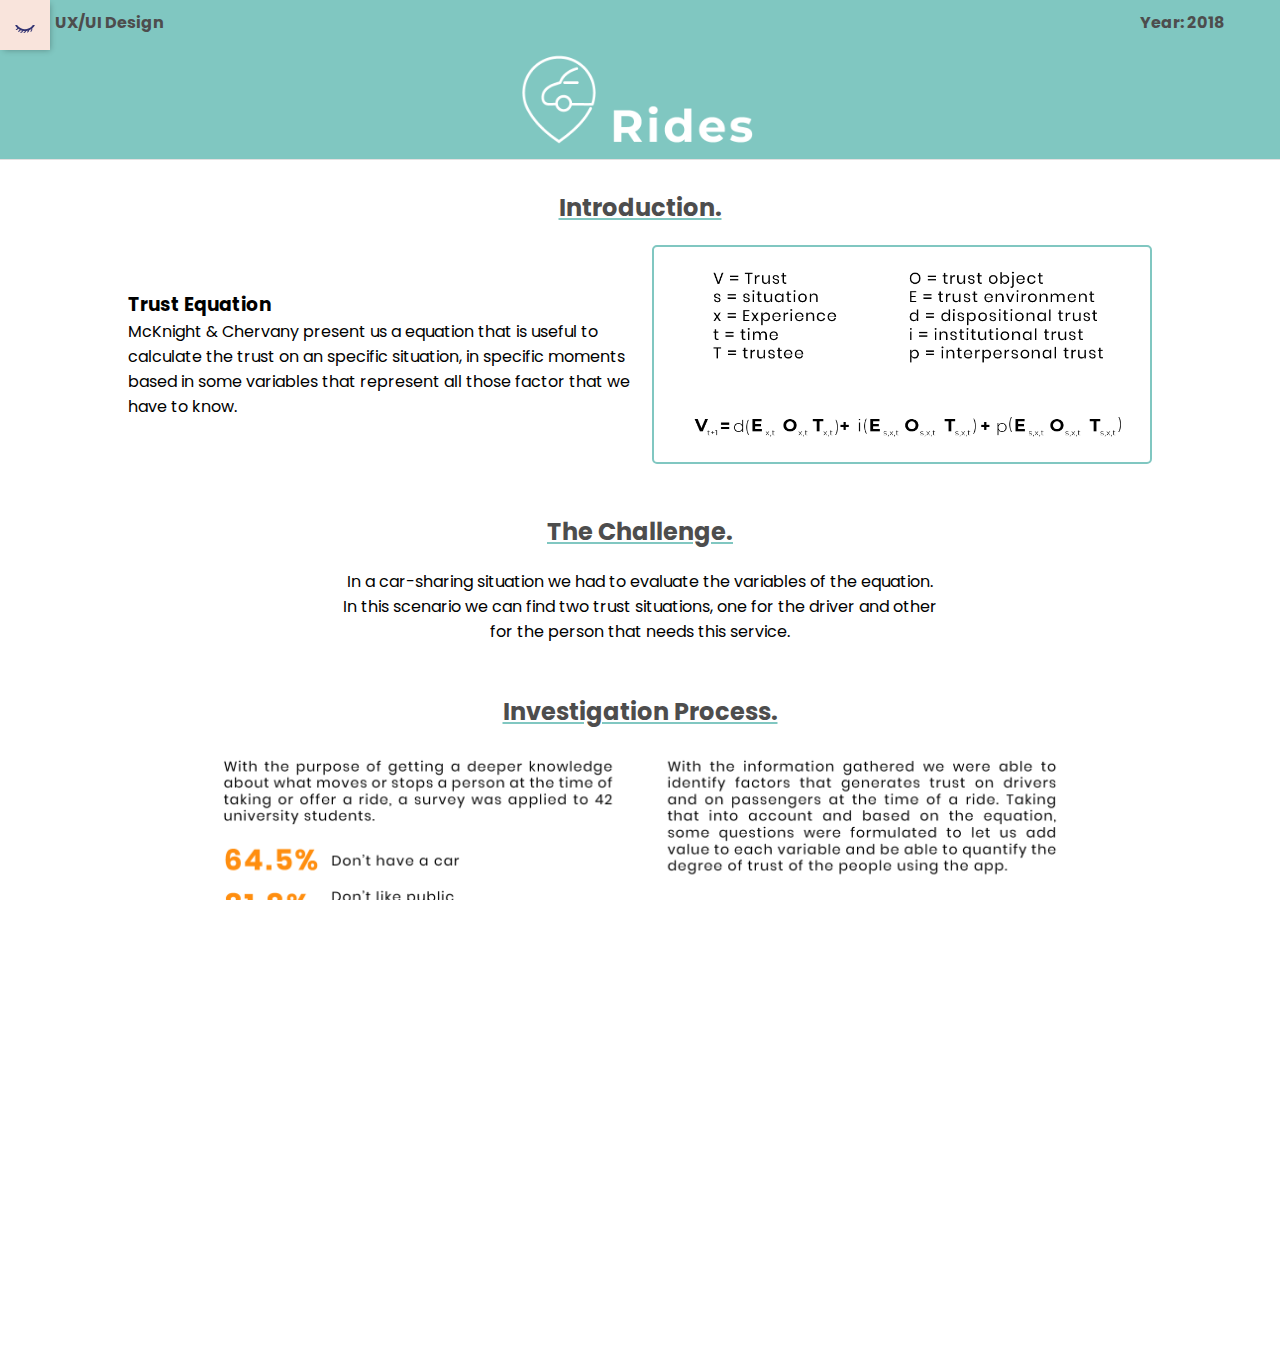
<file: rides.html>
<!DOCTYPE html>
<html lang="en">

<head>
    <meta charset="UTF-8">
    <meta name="viewport" content="width=device-width, initial-scale=1.0">
    <meta http-equiv="X-UA-Compatible" content="ie=edge">
    <title>Aura</title>
    <link rel="stylesheet" href="css/style.css">
    <link rel="shortcut icon" href="images/logo-responsive-pink.png" type="image/x-icon">



</head>

<body>
    <header>

        <!-- GLOBAL MENU -->
        <nav id="header-nav" class="close">

            <div id="hide-button">
                <img id="open-eye" src="images/svg_Openeye.svg" alt="open">
                <img id="close-eye" src="images/svg_Closeeye.svg" alt="close">
            </div>

            <div id="name">
                <a href=""><img src="images/logo-pink.png" alt=""></a>
                <h1>Aura María Arias</h1>
                <p>UI/UX Designer</p>
            </div>


            <ul id="menu">
                <li><a href="index.html">Home</a></li>
                <li><a href="index.html#about-me">About Me</a></li>
                <li><a href="portfolio.html">Portfolio</a></li>
                <li><a href="index.html#contact">Contact</a></li>
            </ul>


            <ul id="social-media">
                <li>
                    <a href="https://www.behance.net/auraarias">
                        <img src="images/svg_Behance.svg" alt="behance">
                    </a>
                </li>
                <li>
                    <a href="https://www.instagram.com/aura_ariasp/?hl=es-la">
                        <img src="images/svg_Instagram.svg" alt="instagram">
                    </a>
                </li>
                <li>
                    <a href="https://www.linkedin.com/in/auraarias/">
                        <img src="images/svg_Linkedin.svg" alt="linkedin">
                    </a>
                </li>

            </ul>
        </nav>
    </header>

    <!-- RIDES CONTENT -->

    <div id="rides-content">

        <section id="rides-name">
            <div id="rides-year">
                <h4>UX/UI Design</h4>
                <h4>Year: 2018</h4>
            </div>
            <img src="images/rides/rides-logo.png" alt="">
        </section>

        <section id="rides-intro">
            <h2>Introduction.</h2>
            <div id="rides-intro-content">
                <div id="trust-equation">
                    <h3>Trust Equation</h3>
                    <p>McKnight & Chervany present us a equation that is useful to calculate the trust on an specific
                        situation, in specific moments based in some variables that represent all those factor that we
                        have
                        to know.</p>
                </div>
                <img id="trust" src="images/rides/rides-trust.png" alt="">

            </div>

        </section>

        <section id="rides-problem">
            <h2>The Challenge.</h2>
            <p>In a car-sharing situation we had to evaluate the variables of the equation. In this scenario we can find
                two trust situations, one for the driver and other for the person that needs this service.</p>
        </section>

        <section id="rides-ux">
            <h2>Investigation Process.</h2>
            <img id="invest" src="images/rides/rides-investigation.png" alt="">
        </section>

        <section id="rides-solution">
            <h2>The Solution.</h2>
            <p>Mobile app for car sharing where passengers and drivers can find the more trustable escenario for them.
            </p>
        </section>

        <section id="rides-ui">
            <h2>Design Process.</h2>
            <div id="rides-ui-content">
                <img src="images/rides/rides-fonts.png" alt="">
                <img src="images/rides/rides-colors.png" alt="">
            </div>
            <img id="rides-wireframes" src="images/rides/rides-wireframes.png" alt="">

            <h2>Validation Results</h2>
            <img id="rides-results" src="images/rides/rides-results.png" alt="">
            <img id="rides-screen" src="images/rides/rides-screen.png" alt="">

            
            <h2>Thanks for watching.</h2>

        </section>

        <div id="ridesBtn">

            <button class="buttonL" onclick="window.location.href = 'banner.html';">
                <span>Previous Project</span>

            </button>

            <a href="https://www.behance.net/gallery/79218947/Rides-UIUX-Design">
                <img src="images/svg_Behance.svg" alt="behance">
            </a>
            <button class="buttonR" onclick="window.location.href = 'gloot.html';">
                <span>Next Project</span>

            </button>

        </div>

    </div>

    <script src="js/main.js"></script>
</body>

</html>
</file>
<file: css/style.css>
@import url("https://fonts.googleapis.com/css?family=Poppins&display=swap");
@import url("https://fonts.googleapis.com/css?family=Poppins:100");
@import url("https://fonts.googleapis.com/css?family=Poppins:100i");
@import url("https://fonts.googleapis.com/css?family=Poppins:200");
@import url("https://fonts.googleapis.com/css?family=Poppins:200i");
@import url("https://fonts.googleapis.com/css?family=Poppins:300");
@import url("https://fonts.googleapis.com/css?family=Poppins:300i");
@import url("https://fonts.googleapis.com/css?family=Poppins:400");
@import url("https://fonts.googleapis.com/css?family=Poppins:400i");
@import url("https://fonts.googleapis.com/css?family=Poppins:500");
@import url("https://fonts.googleapis.com/css?family=Poppins:500i");
@import url("https://fonts.googleapis.com/css?family=Poppins:600");
@import url("https://fonts.googleapis.com/css?family=Poppins:600i");
@import url("https://fonts.googleapis.com/css?family=Poppins:700");
@import url("https://fonts.googleapis.com/css?family=Poppins:700i");
@import url("https://fonts.googleapis.com/css?family=Poppins:800");
@import url("https://fonts.googleapis.com/css?family=Poppins:800i");
@import url("https://fonts.googleapis.com/css?family=Poppins:900");
@import url("https://fonts.googleapis.com/css?family=Poppins:900i");
* {
  -webkit-box-sizing: border-box;
          box-sizing: border-box;
  border: none;
  outline: none;
  margin: 0;
  padding: 0;
  text-decoration: none;
  -webkit-transition: all 0.15s ease-in-out;
  transition: all 0.15s ease-in-out;
  scroll-behavior: smooth;
  font-family: 'Poppins', sans-serif;
}

*::-moz-selection {
  background: #EFC1AC;
  color: #FFFFFF;
}

*::selection {
  background: #EFC1AC;
  color: #FFFFFF;
}

body {
  display: -webkit-box;
  display: -ms-flexbox;
  display: flex;
  height: 100vh;
  width: 100vw;
  overflow: hidden;
}

body #header-nav {
  display: -webkit-box;
  display: -ms-flexbox;
  display: flex;
  -webkit-box-orient: vertical;
  -webkit-box-direction: normal;
      -ms-flex-direction: column;
          flex-direction: column;
  background: #FFFFFF;
  -webkit-box-pack: space-evenly;
      -ms-flex-pack: space-evenly;
          justify-content: space-evenly;
  -ms-flex-line-pack: center;
      align-content: center;
  -webkit-box-flex: 0;
      -ms-flex: 0 1 auto;
          flex: 0 1 auto;
  height: 100%;
  width: 350px;
  position: relative;
  -webkit-transition-duration: 0.3s;
          transition-duration: 0.3s;
  z-index: 999;
}

body #header-nav.open {
  margin-left: 0px;
}

body #header-nav.open #hide-button #close-eye {
  opacity: 0;
}

body #header-nav.open #hide-button #open-eye {
  opacity: 1;
}

body #header-nav.close {
  margin-left: -350px;
}

body #header-nav.close #hide-button {
  right: -50px;
  -webkit-box-shadow: 2px 2px 6px -2px rgba(0, 0, 0, 0.3);
          box-shadow: 2px 2px 6px -2px rgba(0, 0, 0, 0.3);
  background: #f9e4dc;
}

body #header-nav.close #hide-button #open-eye {
  opacity: 0;
}

body #header-nav.close #hide-button #close-eye {
  opacity: 1;
}

body #header-nav #hide-button {
  display: -webkit-box;
  display: -ms-flexbox;
  display: flex;
  -webkit-box-pack: center;
      -ms-flex-pack: center;
          justify-content: center;
  -ms-flex-line-pack: center;
      align-content: center;
  -webkit-box-align: center;
      -ms-flex-align: center;
          align-items: center;
  background: white;
  position: absolute;
  top: 0px;
  right: 0px;
  width: 50px;
  height: 50px;
}

body #header-nav #hide-button img {
  position: absolute;
  height: 20px;
  width: 20px;
  -webkit-transition-duration: 0.3s;
          transition-duration: 0.3s;
  -webkit-transition-delay: 0.15s;
          transition-delay: 0.15s;
}

body #header-nav #name {
  display: -webkit-box;
  display: -ms-flexbox;
  display: flex;
  -webkit-box-orient: vertical;
  -webkit-box-direction: normal;
      -ms-flex-direction: column;
          flex-direction: column;
  -webkit-box-pack: center;
      -ms-flex-pack: center;
          justify-content: center;
  -ms-flex-line-pack: center;
      align-content: center;
  -webkit-box-align: center;
      -ms-flex-align: center;
          align-items: center;
  height: 200px;
}

body #header-nav #name img {
  height: 60px;
}

body #header-nav #name h1 {
  font-weight: 700;
  color: #000000;
}

body #header-nav #menu {
  border-style: solid;
  border-width: 0px 0px 0.5px 0px;
  border-bottom-color: #e6e6e6;
}

body #header-nav #menu li {
  height: 100%;
}

body #header-nav #menu li a {
  color: #4D4D4D;
  font-size: 15px;
  font-weight: bold;
  padding: 18px 0px 18px 0px;
  border-color: #e6e6e6;
  border-style: solid;
  border-width: 0.5px 0px 0px 0px;
  display: -webkit-box;
  display: -ms-flexbox;
  display: flex;
  -webkit-box-pack: center;
      -ms-flex-pack: center;
          justify-content: center;
}

body #header-nav #menu li a:hover {
  border-right-style: solid;
  border-right-color: #333372;
  border-right-width: 4px;
  font-weight: 400;
  background: #f2f2f9;
}

body #header-nav #menu li.selected-item a {
  border-right-style: solid;
  border-right-color: #333372;
  border-right-width: 4px;
  font-weight: 400;
  background: #f2f2f9;
}

body #header-nav #social-media {
  display: -webkit-box;
  display: -ms-flexbox;
  display: flex;
  -ms-flex-item-align: center;
      align-self: center;
  -webkit-box-pack: justify;
      -ms-flex-pack: justify;
          justify-content: space-between;
  width: 45%;
}

body #header-nav #social-media li {
  width: 40px;
  height: 40px;
  display: -webkit-box;
  display: -ms-flexbox;
  display: flex;
  -webkit-box-pack: center;
      -ms-flex-pack: center;
          justify-content: center;
  -ms-flex-line-pack: center;
      align-content: center;
  -webkit-box-align: center;
      -ms-flex-align: center;
          align-items: center;
}

body #header-nav #social-media li a {
  display: -webkit-box;
  display: -ms-flexbox;
  display: flex;
  -webkit-box-pack: center;
      -ms-flex-pack: center;
          justify-content: center;
  -ms-flex-line-pack: center;
      align-content: center;
  -webkit-box-align: center;
      -ms-flex-align: center;
          align-items: center;
}

body #header-nav #social-media li a img {
  height: 16px;
  -webkit-transition-duration: 0.5s;
          transition-duration: 0.5s;
}

body #header-nav #social-media li:hover {
  background: #EFC1AC;
}

body #header-nav #social-media li:hover a img {
  height: 18px;
  -webkit-filter: brightness(1000%);
          filter: brightness(1000%);
}

body #content {
  -webkit-box-flex: 1;
      -ms-flex: 1 1 auto;
          flex: 1 1 auto;
  height: 100%;
  overflow-y: auto;
}

body #content #home {
  background: url(../images/background.png);
  height: 100%;
  display: -webkit-box;
  display: -ms-flexbox;
  display: flex;
  color: #FFFFFF;
  -webkit-box-pack: center;
      -ms-flex-pack: center;
          justify-content: center;
  -ms-flex-line-pack: center;
      align-content: center;
  -webkit-box-align: center;
      -ms-flex-align: center;
          align-items: center;
}

body #content #home #home-content {
  display: -webkit-box;
  display: -ms-flexbox;
  display: flex;
  -webkit-box-orient: vertical;
  -webkit-box-direction: normal;
      -ms-flex-direction: column;
          flex-direction: column;
  -ms-flex-pack: distribute;
      justify-content: space-around;
  -webkit-box-align: center;
      -ms-flex-align: center;
          align-items: center;
  height: 60%;
}

body #content #home #home-content #home-text {
  display: -webkit-box;
  display: -ms-flexbox;
  display: flex;
  -webkit-box-orient: vertical;
  -webkit-box-direction: normal;
      -ms-flex-direction: column;
          flex-direction: column;
  -ms-flex-pack: distribute;
      justify-content: space-around;
  -webkit-box-align: center;
      -ms-flex-align: center;
          align-items: center;
  height: 150px;
}

body #content #home #home-content #home-text h2 {
  font-size: 30px;
  font-weight: 400;
}

body #content #home #home-content #home-text h1 {
  font-size: 70px;
  font-weight: 700;
}

body #content #home #home-content #home-text p {
  font-size: 20px;
}

body #content #home #home-content .button {
  border-radius: 5px;
  background-color: #afafee;
  border: solid;
  color: #FFFFFF;
  text-align: center;
  font-size: 18px;
  padding: 10px;
  width: 250px;
  height: 50px;
  -webkit-transition: all 0.5s;
  transition: all 0.5s;
  cursor: pointer;
}

body #content #home #home-content .button span {
  cursor: pointer;
  display: inline-block;
  position: relative;
  -webkit-transition: 0.5s;
  transition: 0.5s;
}

body #content #home #home-content .button span:after {
  content: '\00bb';
  position: absolute;
  opacity: 0;
  top: 0;
  right: -20px;
  -webkit-transition: 0.5s;
  transition: 0.5s;
}

body #content #home #home-content .button:hover {
  background: #333372;
  font-weight: 400;
  border: none;
}

body #content #home #home-content .button:hover span {
  padding-right: 25px;
}

body #content #home #home-content .button:hover span:after {
  opacity: 1;
  right: 0;
}

body #content #about-me {
  display: -webkit-box;
  display: -ms-flexbox;
  display: flex;
  -webkit-box-orient: vertical;
  -webkit-box-direction: normal;
      -ms-flex-direction: column;
          flex-direction: column;
  -ms-flex-pack: distribute;
      justify-content: space-around;
  -ms-flex-line-pack: center;
      align-content: center;
  -webkit-box-align: center;
      -ms-flex-align: center;
          align-items: center;
  padding: 10px;
  height: 1000px;
  position: relative;
}

body #content #about-me #figuraUno {
  position: absolute;
  right: 0px;
  top: 0px;
  height: 300px;
}

body #content #about-me #figuraDos {
  position: absolute;
  left: 0px;
  bottom: 400px;
  height: 200px;
  z-index: -1;
}

body #content #about-me #about-me-content {
  display: -webkit-box;
  display: -ms-flexbox;
  display: flex;
  -webkit-box-pack: space-evenly;
      -ms-flex-pack: space-evenly;
          justify-content: space-evenly;
  -webkit-box-align: center;
      -ms-flex-align: center;
          align-items: center;
  width: 80%;
  border-style: solid;
  border-radius: 8px;
  border-width: 3px;
  border-color: #D4AF37;
}

body #content #about-me #about-me-content img {
  height: 400px;
  margin: 30px;
}

body #content #about-me #about-me-content #about-me-text {
  width: 350px;
  display: -webkit-box;
  display: -ms-flexbox;
  display: flex;
  -webkit-box-orient: vertical;
  -webkit-box-direction: normal;
      -ms-flex-direction: column;
          flex-direction: column;
  -ms-flex-pack: distribute;
      justify-content: space-around;
  height: 180px;
  margin-right: 30px;
}

body #content #about-me #about-me-content #about-me-text h1 {
  font-weight: 700;
  color: #000000;
  padding-bottom: 10px;
  text-decoration: underline;
  -webkit-text-decoration-color: #000000;
          text-decoration-color: #000000;
  -webkit-text-decoration-style: solid;
          text-decoration-style: solid;
  font-size: 30px;
}

body #content #about-me #about-me-content #about-me-text h2 {
  font-size: 20px;
  color: #4D4D4D;
  padding-bottom: 5px;
}

body #content #about-me #skills {
  display: -webkit-box;
  display: -ms-flexbox;
  display: flex;
  -webkit-box-pack: space-evenly;
      -ms-flex-pack: space-evenly;
          justify-content: space-evenly;
  -ms-flex-line-pack: start;
      align-content: flex-start;
  -webkit-box-align: start;
      -ms-flex-align: start;
          align-items: flex-start;
  width: 100%;
  height: 350px;
  overflow: hidden;
  position: relative;
}

body #content #about-me #skills #right {
  border-radius: 5px;
  background-color: #333372;
  border: solid;
  color: #FFFFFF;
  width: 40px;
  height: 40px;
  -webkit-transition: all 0.5s;
  transition: all 0.5s;
  cursor: pointer;
  position: absolute;
  top: 125px;
  right: 5px;
}

body #content #about-me #skills #right:hover {
  background: #afafee;
  font-weight: 400;
  border: none;
}

body #content #about-me #skills #left {
  border-radius: 5px;
  background-color: #333372;
  border: solid;
  color: #FFFFFF;
  width: 40px;
  height: 40px;
  -webkit-transition: all 0.5s;
  transition: all 0.5s;
  cursor: pointer;
  position: absolute;
  top: 125px;
  left: 5px;
}

body #content #about-me #skills #left:hover {
  background: #afafee;
  font-weight: 400;
  border: none;
}

body #content #about-me #skills img {
  width: 300px;
  z-index: -1;
}

body #content #about-me #skills h2 {
  font-size: 20px;
  color: #4D4D4D;
  padding-bottom: 7px;
  margin-top: 20px;
  position: relative;
  top: 0;
}

body #content #about-me #skills p {
  font-size: 13px;
  opacity: 0;
  position: absolute;
  top: 100%;
  text-align: center;
}

body #content #about-me #skills div {
  width: 230px;
  position: relative;
}

body #content #about-me #skills div:hover img {
  opacity: 0;
}

body #content #about-me #skills div:hover p {
  opacity: 1;
  position: absolute;
  top: 80px;
}

body #content #about-me #skills div:hover h2 {
  top: 0;
}

body #content #about-me #skills #research {
  display: -webkit-box;
  display: -ms-flexbox;
  display: flex;
  -webkit-box-orient: vertical;
  -webkit-box-direction: normal;
      -ms-flex-direction: column;
          flex-direction: column;
  -webkit-box-pack: justify;
      -ms-flex-pack: justify;
          justify-content: space-between;
  -ms-flex-line-pack: center;
      align-content: center;
  -webkit-box-align: center;
      -ms-flex-align: center;
          align-items: center;
}

body #content #about-me #skills #web {
  display: -webkit-box;
  display: -ms-flexbox;
  display: flex;
  -webkit-box-orient: vertical;
  -webkit-box-direction: normal;
      -ms-flex-direction: column;
          flex-direction: column;
  -webkit-box-pack: justify;
      -ms-flex-pack: justify;
          justify-content: space-between;
  -ms-flex-line-pack: center;
      align-content: center;
  -webkit-box-align: center;
      -ms-flex-align: center;
          align-items: center;
}

body #content #about-me #skills #uidesign {
  display: -webkit-box;
  display: -ms-flexbox;
  display: flex;
  -webkit-box-orient: vertical;
  -webkit-box-direction: normal;
      -ms-flex-direction: column;
          flex-direction: column;
  -webkit-box-pack: justify;
      -ms-flex-pack: justify;
          justify-content: space-between;
  -ms-flex-line-pack: center;
      align-content: center;
  -webkit-box-align: center;
      -ms-flex-align: center;
          align-items: center;
}

body #content #about-me #four-areas {
  display: -webkit-box;
  display: -ms-flexbox;
  display: flex;
  -webkit-box-pack: space-evenly;
      -ms-flex-pack: space-evenly;
          justify-content: space-evenly;
  -ms-flex-line-pack: start;
      align-content: flex-start;
  -webkit-box-align: start;
      -ms-flex-align: start;
          align-items: flex-start;
  width: 100%;
  height: 350px;
  overflow: hidden;
  position: relative;
}

body #content #about-me #four-areas #right {
  border-radius: 5px;
  background-color: #333372;
  border: solid;
  color: #FFFFFF;
  width: 40px;
  height: 40px;
  -webkit-transition: all 0.5s;
  transition: all 0.5s;
  cursor: pointer;
  position: absolute;
  top: 125px;
  right: 5px;
}

body #content #about-me #four-areas #right:hover {
  background: #afafee;
  font-weight: 400;
  border: none;
}

body #content #about-me #four-areas #left {
  border-radius: 5px;
  background-color: #333372;
  border: solid;
  color: #FFFFFF;
  width: 40px;
  height: 40px;
  -webkit-transition: all 0.5s;
  transition: all 0.5s;
  cursor: pointer;
  position: absolute;
  top: 125px;
  left: 5px;
}

body #content #about-me #four-areas #left:hover {
  background: #afafee;
  font-weight: 400;
  border: none;
}

body #content #about-me #four-areas img {
  width: 300px;
  z-index: -1;
}

body #content #about-me #four-areas h2 {
  font-size: 20px;
  color: #4D4D4D;
  padding-bottom: 7px;
  margin-top: 20px;
  position: relative;
  top: 0;
}

body #content #about-me #four-areas p {
  font-size: 13px;
  opacity: 0;
  position: absolute;
  top: 100%;
  text-align: center;
}

body #content #about-me #four-areas div {
  width: 230px;
  position: relative;
}

body #content #about-me #four-areas div:hover img {
  opacity: 0;
}

body #content #about-me #four-areas div:hover p {
  opacity: 1;
  position: absolute;
  top: 80px;
}

body #content #about-me #four-areas div:hover h2 {
  top: 0;
}

body #content #about-me #four-areas #leadership {
  display: -webkit-box;
  display: -ms-flexbox;
  display: flex;
  -webkit-box-orient: vertical;
  -webkit-box-direction: normal;
      -ms-flex-direction: column;
          flex-direction: column;
  -webkit-box-pack: justify;
      -ms-flex-pack: justify;
          justify-content: space-between;
  -ms-flex-line-pack: center;
      align-content: center;
  -webkit-box-align: center;
      -ms-flex-align: center;
          align-items: center;
}

body #content #about-me #four-areas #communication {
  display: -webkit-box;
  display: -ms-flexbox;
  display: flex;
  -webkit-box-orient: vertical;
  -webkit-box-direction: normal;
      -ms-flex-direction: column;
          flex-direction: column;
  -webkit-box-pack: justify;
      -ms-flex-pack: justify;
          justify-content: space-between;
  -ms-flex-line-pack: center;
      align-content: center;
  -webkit-box-align: center;
      -ms-flex-align: center;
          align-items: center;
}

body #content #about-me #four-areas #creative-thinking {
  display: -webkit-box;
  display: -ms-flexbox;
  display: flex;
  -webkit-box-orient: vertical;
  -webkit-box-direction: normal;
      -ms-flex-direction: column;
          flex-direction: column;
  -webkit-box-pack: justify;
      -ms-flex-pack: justify;
          justify-content: space-between;
  -ms-flex-line-pack: center;
      align-content: center;
  -webkit-box-align: center;
      -ms-flex-align: center;
          align-items: center;
}

body #content #about-me #four-areas #responsibility {
  display: -webkit-box;
  display: -ms-flexbox;
  display: flex;
  -webkit-box-orient: vertical;
  -webkit-box-direction: normal;
      -ms-flex-direction: column;
          flex-direction: column;
  -webkit-box-pack: justify;
      -ms-flex-pack: justify;
          justify-content: space-between;
  -ms-flex-line-pack: center;
      align-content: center;
  -webkit-box-align: center;
      -ms-flex-align: center;
          align-items: center;
}

body #content #contact {
  display: -webkit-box;
  display: -ms-flexbox;
  display: flex;
  -webkit-box-orient: vertical;
  -webkit-box-direction: normal;
      -ms-flex-direction: column;
          flex-direction: column;
  -ms-flex-pack: distribute;
      justify-content: space-around;
  -ms-flex-line-pack: center;
      align-content: center;
  -webkit-box-align: center;
      -ms-flex-align: center;
          align-items: center;
}

body #content #contact h1 {
  font-weight: 700;
  color: #4D4D4D;
  padding-bottom: 20px;
  text-decoration: underline;
  -webkit-text-decoration-color: #333372;
          text-decoration-color: #333372;
  -webkit-text-decoration-style: solid;
          text-decoration-style: solid;
}

body #content #contact #contact-content {
  display: -webkit-box;
  display: -ms-flexbox;
  display: flex;
  -ms-flex-pack: distribute;
      justify-content: space-around;
  width: 80%;
  margin-top: 30px;
}

body #content #contact #contact-content #contact-form {
  height: 300%;
  display: -webkit-box;
  display: -ms-flexbox;
  display: flex;
  -ms-flex-line-pack: center;
      align-content: center;
  -webkit-box-align: center;
      -ms-flex-align: center;
          align-items: center;
  -webkit-box-flex: 1;
      -ms-flex: 1 1 auto;
          flex: 1 1 auto;
}

body #content #contact #contact-content #contact-form form {
  display: -webkit-box;
  display: -ms-flexbox;
  display: flex;
  -webkit-box-orient: vertical;
  -webkit-box-direction: normal;
      -ms-flex-direction: column;
          flex-direction: column;
  -ms-flex-pack: distribute;
      justify-content: space-around;
  height: 550px;
  padding-left: 20px;
  width: 80%;
}

body #content #contact #contact-content #contact-form form input,
body #content #contact #contact-content #contact-form form textarea {
  padding: 10px;
  border: 1px solid #ccc;
  border-radius: 4px;
  resize: vertical;
}

body #content #contact #contact-content #contact-form form h2 {
  font-size: 15px;
  color: #4D4D4D;
  font-weight: 600;
}

body #content #contact #contact-content #contact-form form #submit {
  border-radius: 5px;
  background-color: #333372;
  border: none;
  color: #FFFFFF;
  text-align: center;
  font-size: 13px;
  font-weight: bold;
  padding: 10px;
  -ms-flex-item-align: end;
      align-self: flex-end;
  width: 100px;
  height: 40px;
}

body #content #contact #contact-content #contact-form form #submit:hover {
  font-weight: 400;
  background-color: #FFFFFF;
  color: #4D4D4D;
  border: 2px solid #333372;
}

body #content #contact #contact-content #contact-info {
  display: -webkit-box;
  display: -ms-flexbox;
  display: flex;
  -webkit-box-orient: vertical;
  -webkit-box-direction: normal;
      -ms-flex-direction: column;
          flex-direction: column;
  -webkit-box-pack: space-evenly;
      -ms-flex-pack: space-evenly;
          justify-content: space-evenly;
  -webkit-box-flex: 0;
      -ms-flex: 0 1 auto;
          flex: 0 1 auto;
}

body #content #contact #contact-content #contact-info div {
  width: 110%;
  height: 20%;
  border: 1px solid #ccc;
  border-radius: 4px;
  display: -webkit-box;
  display: -ms-flexbox;
  display: flex;
  -webkit-box-orient: vertical;
  -webkit-box-direction: normal;
      -ms-flex-direction: column;
          flex-direction: column;
  -webkit-box-pack: space-evenly;
      -ms-flex-pack: space-evenly;
          justify-content: space-evenly;
  -webkit-box-align: center;
      -ms-flex-align: center;
          align-items: center;
}

body #content #contact #contact-content #contact-info img {
  height: 40px;
}

body #portfolio-content {
  width: 100%;
  height: 100%;
  position: fixed;
  top: 0;
  left: 0;
}

body #portfolio-content #preview {
  width: 110%;
  min-width: 100%;
  min-height: 100%;
  -webkit-animation: zoom 4s 1 ease;
          animation: zoom 4s 1 ease;
}

body #portfolio-content #nav-bar-portfolio {
  background: rgba(255, 255, 255, 0.712);
  height: 100%;
  width: 450px;
  right: 0px;
  position: absolute;
  -webkit-box-pack: end;
      -ms-flex-pack: end;
          justify-content: flex-end;
  display: -webkit-box;
  display: -ms-flexbox;
  display: flex;
  -webkit-box-orient: vertical;
  -webkit-box-direction: normal;
      -ms-flex-direction: column;
          flex-direction: column;
  z-index: 9;
}

body #portfolio-content #nav-bar-portfolio h1 {
  font-weight: 700;
  color: #000000;
  padding-bottom: 20px;
  text-decoration: underline;
  -webkit-text-decoration-color: #333372;
          text-decoration-color: #333372;
  -webkit-text-decoration-style: solid;
          text-decoration-style: solid;
  position: absolute;
  top: 100px;
  right: 150px;
  font-size: 30px;
}

body #portfolio-content #nav-bar-portfolio ol {
  display: -webkit-box;
  display: -ms-flexbox;
  display: flex;
  -webkit-box-orient: vertical;
  -webkit-box-direction: normal;
      -ms-flex-direction: column;
          flex-direction: column;
  height: 500px;
}

body #portfolio-content #nav-bar-portfolio ol li {
  display: -webkit-box;
  display: -ms-flexbox;
  display: flex;
  -webkit-box-pack: justify;
      -ms-flex-pack: justify;
          justify-content: space-between;
  -webkit-box-align: center;
      -ms-flex-align: center;
          align-items: center;
  border-color: #e2e0e0;
  border-top-style: solid;
  border-top-width: 0.5px;
  height: 100%;
}

body #portfolio-content #nav-bar-portfolio ol li a {
  display: -webkit-box;
  display: -ms-flexbox;
  display: flex;
  -webkit-box-pack: justify;
      -ms-flex-pack: justify;
          justify-content: space-between;
  -webkit-box-align: center;
      -ms-flex-align: center;
          align-items: center;
  width: 100%;
  height: 100%;
  color: #333372;
  font-size: 18px;
  font-weight: 600;
  padding-left: 20px;
}

body #portfolio-content #nav-bar-portfolio ol li p {
  font-size: 14px;
  padding-right: 20px;
  font-weight: 500;
}

body #portfolio-content #nav-bar-portfolio ol li:hover {
  background: #FFFFFF;
}

body #portfolio-content #nav-bar-portfolio ol li:hover a {
  font-weight: bold;
}

body #portfolio-content #nav-bar-portfolio ol li.selected {
  background: #FFFFFF;
}

body #portfolio-content #nav-bar-portfolio ol li.selected a {
  font-weight: bold;
}

body #portfolio-content #nav-bar-portfolio.open-portfolio-nav {
  right: 0px;
}

body #portfolio-content #nav-bar-portfolio.close-portfolio-nav {
  right: -450px;
}

body #gloot-content {
  display: -webkit-box;
  display: -ms-flexbox;
  display: flex;
  -webkit-box-orient: vertical;
  -webkit-box-direction: normal;
      -ms-flex-direction: column;
          flex-direction: column;
  -ms-flex-line-pack: center;
      align-content: center;
  -webkit-box-align: center;
      -ms-flex-align: center;
          align-items: center;
  width: 100%;
  height: 100%;
  overflow-y: auto;
}

body #gloot-content section {
  display: -webkit-box;
  display: -ms-flexbox;
  display: flex;
  -webkit-box-pack: center;
      -ms-flex-pack: center;
          justify-content: center;
  -webkit-box-orient: vertical;
  -webkit-box-direction: normal;
      -ms-flex-direction: column;
          flex-direction: column;
  -webkit-box-pack: space-evenly;
      -ms-flex-pack: space-evenly;
          justify-content: space-evenly;
  -ms-flex-line-pack: center;
      align-content: center;
  -webkit-box-align: center;
      -ms-flex-align: center;
          align-items: center;
  -ms-flex-negative: 0;
      flex-shrink: 0;
}

body #gloot-content h2 {
  font-weight: 700;
  color: #4D4D4D;
  padding-top: 30px;
  text-decoration: underline;
  -webkit-text-decoration-color: #7f1200;
          text-decoration-color: #7f1200;
  -webkit-text-decoration-style: solid;
          text-decoration-style: solid;
}

body #gloot-content #gloot-name {
  width: 100%;
  height: 160px;
  border-color: #e2e0e0;
  border-bottom-style: solid;
  border-bottom-width: 0.5px;
}

body #gloot-content #gloot-name #gloot-year {
  width: 93%;
  display: -webkit-box;
  display: -ms-flexbox;
  display: flex;
  -webkit-box-pack: justify;
      -ms-flex-pack: justify;
          justify-content: space-between;
}

body #gloot-content #gloot-name #gloot-year h4 {
  padding: 10px;
  color: #4D4D4D;
}

body #gloot-content #gloot-name img {
  width: 300px;
}

body #gloot-content #gloot-problem {
  width: 100%;
  height: 150px;
}

body #gloot-content #gloot-problem p {
  width: 400px;
  text-align: center;
}

body #gloot-content #gloot-ux {
  width: 100%;
}

body #gloot-content #gloot-ux #gloot-ux-content {
  width: 80%;
  display: -webkit-box;
  display: -ms-flexbox;
  display: flex;
  -ms-flex-line-pack: center;
      align-content: center;
  -webkit-box-align: center;
      -ms-flex-align: center;
          align-items: center;
  -ms-flex-pack: distribute;
      justify-content: space-around;
}

body #gloot-content #gloot-ux #gloot-ux-content ul {
  list-style: none;
  border: 2px #ed6203 solid;
  border-radius: 5px;
  padding: 10px;
}

body #gloot-content #gloot-ux #gloot-ux-content img {
  width: 650px;
}

body #gloot-content #gloot-solution {
  width: 100%;
  height: 200px;
}

body #gloot-content #gloot-solution p {
  width: 700px;
  text-align: center;
}

body #gloot-content #gloot-ui {
  width: 100%;
}

body #gloot-content #gloot-ui #gloot-ui-content {
  display: -webkit-box;
  display: -ms-flexbox;
  display: flex;
  -ms-flex-line-pack: center;
      align-content: center;
  -webkit-box-align: center;
      -ms-flex-align: center;
          align-items: center;
  -ms-flex-pack: distribute;
      justify-content: space-around;
}

body #gloot-content #gloot-ui #gloot-ui-content img {
  width: 350px;
}

body #gloot-content #gloot-ui #gloot-concept-art {
  display: -webkit-box;
  display: -ms-flexbox;
  display: flex;
  -ms-flex-line-pack: center;
      align-content: center;
  -webkit-box-align: center;
      -ms-flex-align: center;
          align-items: center;
  -webkit-box-pack: space-evenly;
      -ms-flex-pack: space-evenly;
          justify-content: space-evenly;
}

body #gloot-content #gloot-ui #gloot-concept-art img {
  width: 450px;
}

body #gloot-content #gloot-ui #gloot-mockup {
  padding-top: 20px;
  width: 100%;
}

body #gloot-content #gloot-ui h2 {
  padding-bottom: 30px;
}

body #gloot-content #glootBtn {
  display: -webkit-box;
  display: -ms-flexbox;
  display: flex;
  -webkit-box-pack: justify;
      -ms-flex-pack: justify;
          justify-content: space-between;
  -webkit-box-align: center;
      -ms-flex-align: center;
          align-items: center;
  padding: 40px;
  width: 100%;
  border-color: #e2e0e0;
  border-top-style: solid;
  border-top-width: 0.5px;
  min-height: 170px;
}

body #gloot-content #glootBtn .buttonR {
  border-radius: 5px;
  background-color: #afafee;
  border: solid;
  color: #FFFFFF;
  text-align: center;
  font-size: 18px;
  padding: 10px;
  width: 250px;
  height: 50px;
  -webkit-transition: all 0.5s;
  transition: all 0.5s;
  cursor: pointer;
}

body #gloot-content #glootBtn .buttonR span {
  cursor: pointer;
  display: inline-block;
  position: relative;
  -webkit-transition: 0.5s;
  transition: 0.5s;
}

body #gloot-content #glootBtn .buttonR span:after {
  content: '\00bb';
  position: absolute;
  opacity: 0;
  top: 0;
  right: -20px;
  -webkit-transition: 0.5s;
  transition: 0.5s;
}

body #gloot-content #glootBtn .buttonR:hover {
  background: #333372;
  font-weight: 400;
  border: none;
}

body #gloot-content #glootBtn .buttonR:hover span {
  padding-right: 25px;
}

body #gloot-content #glootBtn .buttonR:hover span:after {
  opacity: 1;
  right: 0;
}

body #gloot-content #glootBtn .buttonL {
  border-radius: 5px;
  background-color: #afafee;
  border: solid;
  color: #FFFFFF;
  text-align: center;
  font-size: 18px;
  padding: 10px;
  width: 250px;
  height: 50px;
  -webkit-transition: all 0.5s;
  transition: all 0.5s;
  cursor: pointer;
}

body #gloot-content #glootBtn .buttonL span {
  cursor: pointer;
  display: inline-block;
  position: relative;
  -webkit-transition: 0.5s;
  transition: 0.5s;
}

body #gloot-content #glootBtn .buttonL span:after {
  content: '\00ab';
  position: absolute;
  opacity: 0;
  top: 0;
  left: 20px;
  -webkit-transition: 0.5s;
  transition: 0.5s;
}

body #gloot-content #glootBtn .buttonL:hover {
  background: #333372;
  font-weight: 400;
  border: none;
}

body #gloot-content #glootBtn .buttonL:hover span {
  padding-left: 25px;
}

body #gloot-content #glootBtn .buttonL:hover span:after {
  opacity: 1;
  left: 0;
}

body #gloot-content #glootBtn a {
  height: 40px;
  width: 40px;
  display: -webkit-box;
  display: -ms-flexbox;
  display: flex;
  -webkit-box-pack: center;
      -ms-flex-pack: center;
          justify-content: center;
  -ms-flex-line-pack: center;
      align-content: center;
  -webkit-box-align: center;
      -ms-flex-align: center;
          align-items: center;
}

body #gloot-content #glootBtn a img {
  height: 16px;
  -webkit-transition-duration: 0.5s;
          transition-duration: 0.5s;
}

body #gloot-content #glootBtn a:hover {
  background: #EFC1AC;
}

body #gloot-content #glootBtn a:hover a img {
  height: 18px;
  -webkit-filter: brightness(1000%);
          filter: brightness(1000%);
}

body #betracks-content {
  display: -webkit-box;
  display: -ms-flexbox;
  display: flex;
  -webkit-box-orient: vertical;
  -webkit-box-direction: normal;
      -ms-flex-direction: column;
          flex-direction: column;
  -ms-flex-line-pack: center;
      align-content: center;
  -webkit-box-align: center;
      -ms-flex-align: center;
          align-items: center;
  width: 100%;
  height: 100%;
  overflow-y: auto;
}

body #betracks-content section {
  display: -webkit-box;
  display: -ms-flexbox;
  display: flex;
  -webkit-box-pack: center;
      -ms-flex-pack: center;
          justify-content: center;
  -webkit-box-orient: vertical;
  -webkit-box-direction: normal;
      -ms-flex-direction: column;
          flex-direction: column;
  -webkit-box-pack: space-evenly;
      -ms-flex-pack: space-evenly;
          justify-content: space-evenly;
  -ms-flex-line-pack: center;
      align-content: center;
  -webkit-box-align: center;
      -ms-flex-align: center;
          align-items: center;
  -ms-flex-negative: 0;
      flex-shrink: 0;
}

body #betracks-content h2 {
  font-weight: 700;
  color: #4D4D4D;
  padding-top: 30px;
  text-decoration: underline;
  -webkit-text-decoration-color: #8ac0be;
          text-decoration-color: #8ac0be;
  -webkit-text-decoration-style: solid;
          text-decoration-style: solid;
}

body #betracks-content #betracks-name {
  background: #333372;
  width: 100%;
  height: 160px;
  border-color: #e2e0e0;
  border-bottom-style: solid;
  border-bottom-width: 0.5px;
}

body #betracks-content #betracks-name #betracks-year {
  width: 93%;
  display: -webkit-box;
  display: -ms-flexbox;
  display: flex;
  -webkit-box-pack: justify;
      -ms-flex-pack: justify;
          justify-content: space-between;
}

body #betracks-content #betracks-name #betracks-year h4 {
  padding: 10px;
  color: #FFFFFF;
}

body #betracks-content #betracks-name img {
  width: 100px;
  padding-bottom: 20px;
}

body #betracks-content #betracks-problem {
  width: 100%;
  height: 150px;
}

body #betracks-content #betracks-problem p {
  width: 400px;
  text-align: center;
}

body #betracks-content #betracks-ux {
  width: 100%;
}

body #betracks-content #betracks-ux #betracks-ux-content {
  width: 80%;
  display: -webkit-box;
  display: -ms-flexbox;
  display: flex;
  -ms-flex-line-pack: center;
      align-content: center;
  -webkit-box-align: center;
      -ms-flex-align: center;
          align-items: center;
  -webkit-box-pack: space-evenly;
      -ms-flex-pack: space-evenly;
          justify-content: space-evenly;
}

body #betracks-content #betracks-ux #betracks-ux-content #ux {
  width: 300px;
}

body #betracks-content #betracks-ux #betracks-ux-content #ux-image {
  width: 500px;
  padding-top: 30px;
}

body #betracks-content #betracks-solution {
  width: 100%;
  height: 200px;
}

body #betracks-content #betracks-solution p {
  width: 500px;
  text-align: center;
}

body #betracks-content #betracks-ui {
  width: 100%;
}

body #betracks-content #betracks-ui #betracks-ui-content {
  display: -webkit-box;
  display: -ms-flexbox;
  display: flex;
  -ms-flex-line-pack: center;
      align-content: center;
  -webkit-box-align: center;
      -ms-flex-align: center;
          align-items: center;
  -ms-flex-pack: distribute;
      justify-content: space-around;
}

body #betracks-content #betracks-ui #betracks-ui-content img {
  width: 400px;
}

body #betracks-content #betracks-ui #betracks-wireframes {
  display: -webkit-box;
  display: -ms-flexbox;
  display: flex;
  -ms-flex-line-pack: center;
      align-content: center;
  -webkit-box-align: center;
      -ms-flex-align: center;
          align-items: center;
  -webkit-box-pack: center;
      -ms-flex-pack: center;
          justify-content: center;
}

body #betracks-content #betracks-ui #betracks-wireframes img {
  width: 75%;
}

body #betracks-content #betracks-ui #betracks-mockup {
  padding-top: 20px;
  height: 700px;
}

body #betracks-content #betracks-ui h2 {
  padding-bottom: 30px;
}

body #betracks-content #betracksBtn {
  display: -webkit-box;
  display: -ms-flexbox;
  display: flex;
  -webkit-box-pack: justify;
      -ms-flex-pack: justify;
          justify-content: space-between;
  -webkit-box-align: center;
      -ms-flex-align: center;
          align-items: center;
  padding: 40px;
  width: 100%;
  border-color: #e2e0e0;
  border-top-style: solid;
  border-top-width: 0.5px;
  min-height: 170px;
}

body #betracks-content #betracksBtn .buttonR {
  border-radius: 5px;
  background-color: #afafee;
  border: solid;
  color: #FFFFFF;
  text-align: center;
  font-size: 18px;
  padding: 10px;
  width: 250px;
  height: 50px;
  -webkit-transition: all 0.5s;
  transition: all 0.5s;
  cursor: pointer;
}

body #betracks-content #betracksBtn .buttonR span {
  cursor: pointer;
  display: inline-block;
  position: relative;
  -webkit-transition: 0.5s;
  transition: 0.5s;
}

body #betracks-content #betracksBtn .buttonR span:after {
  content: '\00bb';
  position: absolute;
  opacity: 0;
  top: 0;
  right: -20px;
  -webkit-transition: 0.5s;
  transition: 0.5s;
}

body #betracks-content #betracksBtn .buttonR:hover {
  background: #333372;
  font-weight: 400;
  border: none;
}

body #betracks-content #betracksBtn .buttonR:hover span {
  padding-right: 25px;
}

body #betracks-content #betracksBtn .buttonR:hover span:after {
  opacity: 1;
  right: 0;
}

body #betracks-content #betracksBtn .buttonL {
  border-radius: 5px;
  background-color: #afafee;
  border: solid;
  color: #FFFFFF;
  text-align: center;
  font-size: 18px;
  padding: 10px;
  width: 250px;
  height: 50px;
  -webkit-transition: all 0.5s;
  transition: all 0.5s;
  cursor: pointer;
}

body #betracks-content #betracksBtn .buttonL span {
  cursor: pointer;
  display: inline-block;
  position: relative;
  -webkit-transition: 0.5s;
  transition: 0.5s;
}

body #betracks-content #betracksBtn .buttonL span:after {
  content: '\00ab';
  position: absolute;
  opacity: 0;
  top: 0;
  left: 20px;
  -webkit-transition: 0.5s;
  transition: 0.5s;
}

body #betracks-content #betracksBtn .buttonL:hover {
  background: #333372;
  font-weight: 400;
  border: none;
}

body #betracks-content #betracksBtn .buttonL:hover span {
  padding-left: 25px;
}

body #betracks-content #betracksBtn .buttonL:hover span:after {
  opacity: 1;
  left: 0;
}

body #betracks-content #betracksBtn a {
  height: 40px;
  width: 40px;
  display: -webkit-box;
  display: -ms-flexbox;
  display: flex;
  -webkit-box-pack: center;
      -ms-flex-pack: center;
          justify-content: center;
  -ms-flex-line-pack: center;
      align-content: center;
  -webkit-box-align: center;
      -ms-flex-align: center;
          align-items: center;
}

body #betracks-content #betracksBtn a img {
  height: 16px;
  -webkit-transition-duration: 0.5s;
          transition-duration: 0.5s;
}

body #betracks-content #betracksBtn a:hover {
  background: #EFC1AC;
}

body #betracks-content #betracksBtn a:hover a img {
  height: 18px;
  -webkit-filter: brightness(1000%);
          filter: brightness(1000%);
}

body #banner-content {
  display: -webkit-box;
  display: -ms-flexbox;
  display: flex;
  -webkit-box-orient: vertical;
  -webkit-box-direction: normal;
      -ms-flex-direction: column;
          flex-direction: column;
  -ms-flex-line-pack: center;
      align-content: center;
  -webkit-box-align: center;
      -ms-flex-align: center;
          align-items: center;
  width: 100%;
  height: 100%;
  overflow-y: auto;
}

body #banner-content section {
  display: -webkit-box;
  display: -ms-flexbox;
  display: flex;
  -webkit-box-pack: center;
      -ms-flex-pack: center;
          justify-content: center;
  -webkit-box-orient: vertical;
  -webkit-box-direction: normal;
      -ms-flex-direction: column;
          flex-direction: column;
  -webkit-box-pack: space-evenly;
      -ms-flex-pack: space-evenly;
          justify-content: space-evenly;
  -ms-flex-line-pack: center;
      align-content: center;
  -webkit-box-align: center;
      -ms-flex-align: center;
          align-items: center;
  -ms-flex-negative: 0;
      flex-shrink: 0;
}

body #banner-content h2 {
  font-weight: 700;
  color: #4D4D4D;
  padding-top: 30px;
  text-decoration: underline;
  -webkit-text-decoration-color: #9ebd57;
          text-decoration-color: #9ebd57;
  -webkit-text-decoration-style: solid;
          text-decoration-style: solid;
}

body #banner-content #banner-name {
  width: 100%;
  height: 160px;
  border-color: #e2e0e0;
  border-bottom-style: solid;
  border-bottom-width: 0.5px;
}

body #banner-content #banner-name #banner-year {
  width: 93%;
  display: -webkit-box;
  display: -ms-flexbox;
  display: flex;
  -webkit-box-pack: justify;
      -ms-flex-pack: justify;
          justify-content: space-between;
}

body #banner-content #banner-name #banner-year h4 {
  padding: 10px;
  color: #000000;
}

body #banner-content #banner-name img {
  width: 300px;
  padding-bottom: 20px;
}

body #banner-content #banner-problem {
  width: 100%;
  height: 150px;
}

body #banner-content #banner-problem p {
  width: 400px;
  text-align: center;
}

body #banner-content #banner-ui {
  width: 100%;
}

body #banner-content #banner-ui #banner-ui-content {
  display: -webkit-box;
  display: -ms-flexbox;
  display: flex;
  -ms-flex-line-pack: center;
      align-content: center;
  -webkit-box-align: center;
      -ms-flex-align: center;
          align-items: center;
  -ms-flex-pack: distribute;
      justify-content: space-around;
}

body #banner-content #banner-ui #banner-ui-content img {
  width: 400px;
}

body #banner-content #banner-ui #banner-screen {
  padding-top: 20px;
  height: 600px;
}

body #banner-content #banner-ui #banner-mockup {
  padding-top: 20px;
  width: 900px;
}

body #banner-content #banner-ui h2 {
  padding-bottom: 30px;
}

body #banner-content #bannerBtn {
  display: -webkit-box;
  display: -ms-flexbox;
  display: flex;
  -webkit-box-pack: justify;
      -ms-flex-pack: justify;
          justify-content: space-between;
  -webkit-box-align: center;
      -ms-flex-align: center;
          align-items: center;
  padding: 40px;
  width: 100%;
  border-color: #e2e0e0;
  border-top-style: solid;
  border-top-width: 0.5px;
  min-height: 170px;
}

body #banner-content #bannerBtn .buttonR {
  border-radius: 5px;
  background-color: #afafee;
  border: solid;
  color: #FFFFFF;
  text-align: center;
  font-size: 18px;
  padding: 10px;
  width: 250px;
  height: 50px;
  -webkit-transition: all 0.5s;
  transition: all 0.5s;
  cursor: pointer;
}

body #banner-content #bannerBtn .buttonR span {
  cursor: pointer;
  display: inline-block;
  position: relative;
  -webkit-transition: 0.5s;
  transition: 0.5s;
}

body #banner-content #bannerBtn .buttonR span:after {
  content: '\00bb';
  position: absolute;
  opacity: 0;
  top: 0;
  right: -20px;
  -webkit-transition: 0.5s;
  transition: 0.5s;
}

body #banner-content #bannerBtn .buttonR:hover {
  background: #333372;
  font-weight: 400;
  border: none;
}

body #banner-content #bannerBtn .buttonR:hover span {
  padding-right: 25px;
}

body #banner-content #bannerBtn .buttonR:hover span:after {
  opacity: 1;
  right: 0;
}

body #banner-content #bannerBtn .buttonL {
  border-radius: 5px;
  background-color: #afafee;
  border: solid;
  color: #FFFFFF;
  text-align: center;
  font-size: 18px;
  padding: 10px;
  width: 250px;
  height: 50px;
  -webkit-transition: all 0.5s;
  transition: all 0.5s;
  cursor: pointer;
}

body #banner-content #bannerBtn .buttonL span {
  cursor: pointer;
  display: inline-block;
  position: relative;
  -webkit-transition: 0.5s;
  transition: 0.5s;
}

body #banner-content #bannerBtn .buttonL span:after {
  content: '\00ab';
  position: absolute;
  opacity: 0;
  top: 0;
  left: 20px;
  -webkit-transition: 0.5s;
  transition: 0.5s;
}

body #banner-content #bannerBtn .buttonL:hover {
  background: #333372;
  font-weight: 400;
  border: none;
}

body #banner-content #bannerBtn .buttonL:hover span {
  padding-left: 25px;
}

body #banner-content #bannerBtn .buttonL:hover span:after {
  opacity: 1;
  left: 0;
}

body #banner-content #bannerBtn a {
  height: 40px;
  width: 40px;
  display: -webkit-box;
  display: -ms-flexbox;
  display: flex;
  -webkit-box-pack: center;
      -ms-flex-pack: center;
          justify-content: center;
  -ms-flex-line-pack: center;
      align-content: center;
  -webkit-box-align: center;
      -ms-flex-align: center;
          align-items: center;
}

body #banner-content #bannerBtn a img {
  height: 16px;
  -webkit-transition-duration: 0.5s;
          transition-duration: 0.5s;
}

body #banner-content #bannerBtn a:hover {
  background: #EFC1AC;
}

body #banner-content #bannerBtn a:hover a img {
  height: 18px;
  -webkit-filter: brightness(1000%);
          filter: brightness(1000%);
}

body #rides-content {
  display: -webkit-box;
  display: -ms-flexbox;
  display: flex;
  -webkit-box-orient: vertical;
  -webkit-box-direction: normal;
      -ms-flex-direction: column;
          flex-direction: column;
  -ms-flex-line-pack: center;
      align-content: center;
  -webkit-box-align: center;
      -ms-flex-align: center;
          align-items: center;
  width: 100%;
  height: 100%;
  overflow-y: auto;
}

body #rides-content section {
  display: -webkit-box;
  display: -ms-flexbox;
  display: flex;
  -webkit-box-pack: center;
      -ms-flex-pack: center;
          justify-content: center;
  -webkit-box-orient: vertical;
  -webkit-box-direction: normal;
      -ms-flex-direction: column;
          flex-direction: column;
  -webkit-box-pack: space-evenly;
      -ms-flex-pack: space-evenly;
          justify-content: space-evenly;
  -ms-flex-line-pack: center;
      align-content: center;
  -webkit-box-align: center;
      -ms-flex-align: center;
          align-items: center;
  -ms-flex-negative: 0;
      flex-shrink: 0;
}

body #rides-content h2 {
  font-weight: 700;
  color: #4D4D4D;
  padding-top: 30px;
  text-decoration: underline;
  -webkit-text-decoration-color: #80c7c1;
          text-decoration-color: #80c7c1;
  -webkit-text-decoration-style: solid;
          text-decoration-style: solid;
}

body #rides-content #rides-name {
  background: #80c7c1;
  width: 100%;
  height: 160px;
  border-color: #e2e0e0;
  border-bottom-style: solid;
  border-bottom-width: 0.5px;
}

body #rides-content #rides-name #rides-year {
  width: 93%;
  display: -webkit-box;
  display: -ms-flexbox;
  display: flex;
  -webkit-box-pack: justify;
      -ms-flex-pack: justify;
          justify-content: space-between;
}

body #rides-content #rides-name #rides-year h4 {
  padding: 10px;
  color: #4D4D4D;
}

body #rides-content #rides-name img {
  width: 300px;
}

body #rides-content #rides-intro #rides-intro-content {
  display: -webkit-box;
  display: -ms-flexbox;
  display: flex;
  -webkit-box-pack: center;
      -ms-flex-pack: center;
          justify-content: center;
  -ms-flex-line-pack: center;
      align-content: center;
  -webkit-box-align: center;
      -ms-flex-align: center;
          align-items: center;
  width: 80%;
  padding-top: 20px;
}

body #rides-content #rides-intro #rides-intro-content #trus-equation {
  width: 300px;
}

body #rides-content #rides-intro #rides-intro-content #trus-equation h3 {
  color: #4D4D4D;
}

body #rides-content #rides-intro #rides-intro-content #trust {
  width: 500px;
  border: 2px #80c7c1 solid;
  border-radius: 5px;
  padding: 10px;
}

body #rides-content #rides-problem {
  width: 100%;
  height: 200px;
}

body #rides-content #rides-problem p {
  width: 600px;
  text-align: center;
}

body #rides-content #rides-ux #invest {
  width: 850px;
  margin-top: 20px;
}

body #rides-content #rides-solution {
  width: 100%;
  height: 200px;
}

body #rides-content #rides-solution p {
  width: 700px;
  text-align: center;
}

body #rides-content #rides-ui {
  width: 100%;
}

body #rides-content #rides-ui #rides-ui-content {
  display: -webkit-box;
  display: -ms-flexbox;
  display: flex;
  -ms-flex-line-pack: center;
      align-content: center;
  -webkit-box-align: center;
      -ms-flex-align: center;
          align-items: center;
  -ms-flex-pack: distribute;
      justify-content: space-around;
}

body #rides-content #rides-ui #rides-ui-content img {
  width: 350px;
}

body #rides-content #rides-ui #rides-wireframes {
  width: 60%;
}

body #rides-content #rides-ui #rides-results {
  width: 60%;
}

body #rides-content #rides-ui #rides-screen {
  width: 90%;
}

body #rides-content #ridesBtn {
  display: -webkit-box;
  display: -ms-flexbox;
  display: flex;
  -webkit-box-pack: justify;
      -ms-flex-pack: justify;
          justify-content: space-between;
  -webkit-box-align: center;
      -ms-flex-align: center;
          align-items: center;
  margin-top: 30px;
  padding: 40px;
  width: 100%;
  border-color: #e2e0e0;
  border-top-style: solid;
  border-top-width: 0.5px;
  min-height: 170px;
}

body #rides-content #ridesBtn .buttonR {
  border-radius: 5px;
  background-color: #afafee;
  border: solid;
  color: #FFFFFF;
  text-align: center;
  font-size: 18px;
  padding: 10px;
  width: 250px;
  height: 50px;
  -webkit-transition: all 0.5s;
  transition: all 0.5s;
  cursor: pointer;
}

body #rides-content #ridesBtn .buttonR span {
  cursor: pointer;
  display: inline-block;
  position: relative;
  -webkit-transition: 0.5s;
  transition: 0.5s;
}

body #rides-content #ridesBtn .buttonR span:after {
  content: '\00bb';
  position: absolute;
  opacity: 0;
  top: 0;
  right: -20px;
  -webkit-transition: 0.5s;
  transition: 0.5s;
}

body #rides-content #ridesBtn .buttonR:hover {
  background: #333372;
  font-weight: 400;
  border: none;
}

body #rides-content #ridesBtn .buttonR:hover span {
  padding-right: 25px;
}

body #rides-content #ridesBtn .buttonR:hover span:after {
  opacity: 1;
  right: 0;
}

body #rides-content #ridesBtn .buttonL {
  border-radius: 5px;
  background-color: #afafee;
  border: solid;
  color: #FFFFFF;
  text-align: center;
  font-size: 18px;
  padding: 10px;
  width: 250px;
  height: 50px;
  -webkit-transition: all 0.5s;
  transition: all 0.5s;
  cursor: pointer;
}

body #rides-content #ridesBtn .buttonL span {
  cursor: pointer;
  display: inline-block;
  position: relative;
  -webkit-transition: 0.5s;
  transition: 0.5s;
}

body #rides-content #ridesBtn .buttonL span:after {
  content: '\00ab';
  position: absolute;
  opacity: 0;
  top: 0;
  left: 20px;
  -webkit-transition: 0.5s;
  transition: 0.5s;
}

body #rides-content #ridesBtn .buttonL:hover {
  background: #333372;
  font-weight: 400;
  border: none;
}

body #rides-content #ridesBtn .buttonL:hover span {
  padding-left: 25px;
}

body #rides-content #ridesBtn .buttonL:hover span:after {
  opacity: 1;
  left: 0;
}

body #rides-content #ridesBtn a {
  height: 40px;
  width: 40px;
  display: -webkit-box;
  display: -ms-flexbox;
  display: flex;
  -webkit-box-pack: center;
      -ms-flex-pack: center;
          justify-content: center;
  -ms-flex-line-pack: center;
      align-content: center;
  -webkit-box-align: center;
      -ms-flex-align: center;
          align-items: center;
}

body #rides-content #ridesBtn a img {
  height: 16px;
  -webkit-transition-duration: 0.5s;
          transition-duration: 0.5s;
}

body #rides-content #ridesBtn a:hover {
  background: #EFC1AC;
}

body #rides-content #ridesBtn a:hover a img {
  height: 18px;
  -webkit-filter: brightness(1000%);
          filter: brightness(1000%);
}

body #coffee-content {
  display: -webkit-box;
  display: -ms-flexbox;
  display: flex;
  -webkit-box-orient: vertical;
  -webkit-box-direction: normal;
      -ms-flex-direction: column;
          flex-direction: column;
  -ms-flex-line-pack: center;
      align-content: center;
  -webkit-box-align: center;
      -ms-flex-align: center;
          align-items: center;
  width: 100%;
  height: 100%;
  overflow-y: auto;
}

body #coffee-content section {
  display: -webkit-box;
  display: -ms-flexbox;
  display: flex;
  -webkit-box-pack: center;
      -ms-flex-pack: center;
          justify-content: center;
  -webkit-box-orient: vertical;
  -webkit-box-direction: normal;
      -ms-flex-direction: column;
          flex-direction: column;
  -webkit-box-pack: space-evenly;
      -ms-flex-pack: space-evenly;
          justify-content: space-evenly;
  -ms-flex-line-pack: center;
      align-content: center;
  -webkit-box-align: center;
      -ms-flex-align: center;
          align-items: center;
  -ms-flex-negative: 0;
      flex-shrink: 0;
}

body #coffee-content h2 {
  font-weight: 700;
  color: #4D4D4D;
  padding-top: 30px;
  text-decoration: underline;
  -webkit-text-decoration-color: #E08C4C;
          text-decoration-color: #E08C4C;
  -webkit-text-decoration-style: solid;
          text-decoration-style: solid;
}

body #coffee-content #coffee-name {
  width: 100%;
  height: 160px;
  border-color: #e2e0e0;
  border-bottom-style: solid;
  border-bottom-width: 0.5px;
}

body #coffee-content #coffee-name #coffee-year {
  width: 93%;
  display: -webkit-box;
  display: -ms-flexbox;
  display: flex;
  -webkit-box-pack: justify;
      -ms-flex-pack: justify;
          justify-content: space-between;
}

body #coffee-content #coffee-name #coffee-year h4 {
  padding: 10px;
  color: #4D4D4D;
}

body #coffee-content #coffee-name img {
  width: 200px;
  padding-bottom: 20px;
}

body #coffee-content #coffee-problem {
  width: 100%;
  height: 140px;
}

body #coffee-content #coffee-problem p {
  width: 400px;
  text-align: center;
}

body #coffee-content #coffee-ux {
  height: 190px;
}

body #coffee-content #coffee-ux p {
  text-align: center;
  width: 700px;
}

body #coffee-content #coffee-solution {
  width: 100%;
  height: 120px;
}

body #coffee-content #coffee-solution p {
  width: 700px;
  text-align: center;
}

body #coffee-content #coffee-ui {
  width: 100%;
}

body #coffee-content #coffee-ui #coffee-ui-content {
  display: -webkit-box;
  display: -ms-flexbox;
  display: flex;
  -ms-flex-line-pack: center;
      align-content: center;
  -webkit-box-align: center;
      -ms-flex-align: center;
          align-items: center;
  -ms-flex-pack: distribute;
      justify-content: space-around;
}

body #coffee-content #coffee-ui #coffee-ui-content img {
  width: 300px;
}

body #coffee-content #coffee-ui #coffee-mockup {
  width: 50%;
}

body #coffee-content #coffeeBtn {
  display: -webkit-box;
  display: -ms-flexbox;
  display: flex;
  -webkit-box-pack: justify;
      -ms-flex-pack: justify;
          justify-content: space-between;
  -webkit-box-align: center;
      -ms-flex-align: center;
          align-items: center;
  margin-top: 30px;
  padding: 40px;
  width: 100%;
  border-color: #e2e0e0;
  border-top-style: solid;
  border-top-width: 0.5px;
  min-height: 170px;
}

body #coffee-content #coffeeBtn .buttonR {
  border-radius: 5px;
  background-color: #afafee;
  border: solid;
  color: #FFFFFF;
  text-align: center;
  font-size: 18px;
  padding: 10px;
  width: 250px;
  height: 50px;
  -webkit-transition: all 0.5s;
  transition: all 0.5s;
  cursor: pointer;
}

body #coffee-content #coffeeBtn .buttonR span {
  cursor: pointer;
  display: inline-block;
  position: relative;
  -webkit-transition: 0.5s;
  transition: 0.5s;
}

body #coffee-content #coffeeBtn .buttonR span:after {
  content: '\00bb';
  position: absolute;
  opacity: 0;
  top: 0;
  right: -20px;
  -webkit-transition: 0.5s;
  transition: 0.5s;
}

body #coffee-content #coffeeBtn .buttonR:hover {
  background: #333372;
  font-weight: 400;
  border: none;
}

body #coffee-content #coffeeBtn .buttonR:hover span {
  padding-right: 25px;
}

body #coffee-content #coffeeBtn .buttonR:hover span:after {
  opacity: 1;
  right: 0;
}

body #coffee-content #coffeeBtn .buttonL {
  border-radius: 5px;
  background-color: #afafee;
  border: solid;
  color: #FFFFFF;
  text-align: center;
  font-size: 18px;
  padding: 10px;
  width: 250px;
  height: 50px;
  -webkit-transition: all 0.5s;
  transition: all 0.5s;
  cursor: pointer;
}

body #coffee-content #coffeeBtn .buttonL span {
  cursor: pointer;
  display: inline-block;
  position: relative;
  -webkit-transition: 0.5s;
  transition: 0.5s;
}

body #coffee-content #coffeeBtn .buttonL span:after {
  content: '\00ab';
  position: absolute;
  opacity: 0;
  top: 0;
  left: 20px;
  -webkit-transition: 0.5s;
  transition: 0.5s;
}

body #coffee-content #coffeeBtn .buttonL:hover {
  background: #333372;
  font-weight: 400;
  border: none;
}

body #coffee-content #coffeeBtn .buttonL:hover span {
  padding-left: 25px;
}

body #coffee-content #coffeeBtn .buttonL:hover span:after {
  opacity: 1;
  left: 0;
}

body #coffee-content #coffeeBtn a {
  height: 40px;
  width: 40px;
  display: -webkit-box;
  display: -ms-flexbox;
  display: flex;
  -webkit-box-pack: center;
      -ms-flex-pack: center;
          justify-content: center;
  -ms-flex-line-pack: center;
      align-content: center;
  -webkit-box-align: center;
      -ms-flex-align: center;
          align-items: center;
}

body #coffee-content #coffeeBtn a img {
  height: 16px;
  -webkit-transition-duration: 0.5s;
          transition-duration: 0.5s;
}

body #coffee-content #coffeeBtn a:hover {
  background: #EFC1AC;
}

body #coffee-content #coffeeBtn a:hover a img {
  height: 18px;
  -webkit-filter: brightness(1000%);
          filter: brightness(1000%);
}

body #jigui-content {
  display: -webkit-box;
  display: -ms-flexbox;
  display: flex;
  -webkit-box-orient: vertical;
  -webkit-box-direction: normal;
      -ms-flex-direction: column;
          flex-direction: column;
  -ms-flex-line-pack: center;
      align-content: center;
  -webkit-box-align: center;
      -ms-flex-align: center;
          align-items: center;
  width: 100%;
  height: 100%;
  overflow-y: auto;
}

body #jigui-content section {
  display: -webkit-box;
  display: -ms-flexbox;
  display: flex;
  -webkit-box-pack: center;
      -ms-flex-pack: center;
          justify-content: center;
  -webkit-box-orient: vertical;
  -webkit-box-direction: normal;
      -ms-flex-direction: column;
          flex-direction: column;
  -webkit-box-pack: space-evenly;
      -ms-flex-pack: space-evenly;
          justify-content: space-evenly;
  -ms-flex-line-pack: center;
      align-content: center;
  -webkit-box-align: center;
      -ms-flex-align: center;
          align-items: center;
  -ms-flex-negative: 0;
      flex-shrink: 0;
}

body #jigui-content h2 {
  font-weight: 700;
  color: #4D4D4D;
  padding-top: 30px;
  text-decoration: underline;
  -webkit-text-decoration-color: #FFEC9C;
          text-decoration-color: #FFEC9C;
  -webkit-text-decoration-style: solid;
          text-decoration-style: solid;
}

body #jigui-content #jigui-name {
  width: 100%;
  height: 160px;
  border-color: #e2e0e0;
  border-bottom-style: solid;
  border-bottom-width: 0.5px;
}

body #jigui-content #jigui-name #jigui-year {
  width: 93%;
  display: -webkit-box;
  display: -ms-flexbox;
  display: flex;
  -webkit-box-pack: justify;
      -ms-flex-pack: justify;
          justify-content: space-between;
}

body #jigui-content #jigui-name #jigui-year h4 {
  padding: 10px;
  color: #4D4D4D;
}

body #jigui-content #jigui-name img {
  width: 130px;
  padding-bottom: 10px;
}

body #jigui-content #jigui-problem {
  width: 100%;
  height: 140px;
}

body #jigui-content #jigui-problem p {
  width: 400px;
  text-align: center;
}

body #jigui-content #jigui-solution {
  width: 100%;
  height: 140px;
}

body #jigui-content #jigui-solution p {
  width: 700px;
  text-align: center;
}

body #jigui-content #jigui-ui {
  width: 100%;
}

body #jigui-content #jigui-ui #jigui-ui-content {
  display: -webkit-box;
  display: -ms-flexbox;
  display: flex;
  -ms-flex-line-pack: center;
      align-content: center;
  -webkit-box-align: center;
      -ms-flex-align: center;
          align-items: center;
  -ms-flex-pack: distribute;
      justify-content: space-around;
}

body #jigui-content #jigui-ui #jigui-ui-content img {
  width: 300px;
}

body #jigui-content #jigui-ui #jigui-concept {
  width: 500px;
}

body #jigui-content #jigui-ui #jigui-web {
  width: 900px;
}

body #jigui-content #jigui-ui #jigui-paper {
  width: 100%;
  padding-top: 20px;
}

body #jigui-content #coffeeBtn {
  display: -webkit-box;
  display: -ms-flexbox;
  display: flex;
  -webkit-box-pack: justify;
      -ms-flex-pack: justify;
          justify-content: space-between;
  -webkit-box-align: center;
      -ms-flex-align: center;
          align-items: center;
  margin-top: 30px;
  padding: 40px;
  width: 100%;
  border-color: #e2e0e0;
  border-top-style: solid;
  border-top-width: 0.5px;
  min-height: 170px;
}

body #jigui-content #coffeeBtn .buttonR {
  border-radius: 5px;
  background-color: #afafee;
  border: solid;
  color: #FFFFFF;
  text-align: center;
  font-size: 18px;
  padding: 10px;
  width: 250px;
  height: 50px;
  -webkit-transition: all 0.5s;
  transition: all 0.5s;
  cursor: pointer;
}

body #jigui-content #coffeeBtn .buttonR span {
  cursor: pointer;
  display: inline-block;
  position: relative;
  -webkit-transition: 0.5s;
  transition: 0.5s;
}

body #jigui-content #coffeeBtn .buttonR span:after {
  content: '\00bb';
  position: absolute;
  opacity: 0;
  top: 0;
  right: -20px;
  -webkit-transition: 0.5s;
  transition: 0.5s;
}

body #jigui-content #coffeeBtn .buttonR:hover {
  background: #333372;
  font-weight: 400;
  border: none;
}

body #jigui-content #coffeeBtn .buttonR:hover span {
  padding-right: 25px;
}

body #jigui-content #coffeeBtn .buttonR:hover span:after {
  opacity: 1;
  right: 0;
}

body #jigui-content #coffeeBtn .buttonL {
  border-radius: 5px;
  background-color: #afafee;
  border: solid;
  color: #FFFFFF;
  text-align: center;
  font-size: 18px;
  padding: 10px;
  width: 250px;
  height: 50px;
  -webkit-transition: all 0.5s;
  transition: all 0.5s;
  cursor: pointer;
}

body #jigui-content #coffeeBtn .buttonL span {
  cursor: pointer;
  display: inline-block;
  position: relative;
  -webkit-transition: 0.5s;
  transition: 0.5s;
}

body #jigui-content #coffeeBtn .buttonL span:after {
  content: '\00ab';
  position: absolute;
  opacity: 0;
  top: 0;
  left: 20px;
  -webkit-transition: 0.5s;
  transition: 0.5s;
}

body #jigui-content #coffeeBtn .buttonL:hover {
  background: #333372;
  font-weight: 400;
  border: none;
}

body #jigui-content #coffeeBtn .buttonL:hover span {
  padding-left: 25px;
}

body #jigui-content #coffeeBtn .buttonL:hover span:after {
  opacity: 1;
  left: 0;
}

body #jigui-content #coffeeBtn a {
  height: 40px;
  width: 40px;
  display: -webkit-box;
  display: -ms-flexbox;
  display: flex;
  -webkit-box-pack: center;
      -ms-flex-pack: center;
          justify-content: center;
  -ms-flex-line-pack: center;
      align-content: center;
  -webkit-box-align: center;
      -ms-flex-align: center;
          align-items: center;
}

body #jigui-content #coffeeBtn a img {
  height: 16px;
  -webkit-transition-duration: 0.5s;
          transition-duration: 0.5s;
}

body #jigui-content #coffeeBtn a:hover {
  background: #EFC1AC;
}

body #jigui-content #coffeeBtn a:hover a img {
  height: 18px;
  -webkit-filter: brightness(1000%);
          filter: brightness(1000%);
}

@-webkit-keyframes zoom {
  from {
    width: 100%;
  }
  to {
    width: 110%;
  }
}

@keyframes zoom {
  from {
    width: 100%;
  }
  to {
    width: 110%;
  }
}
/*# sourceMappingURL=style.css.map */
</file>
